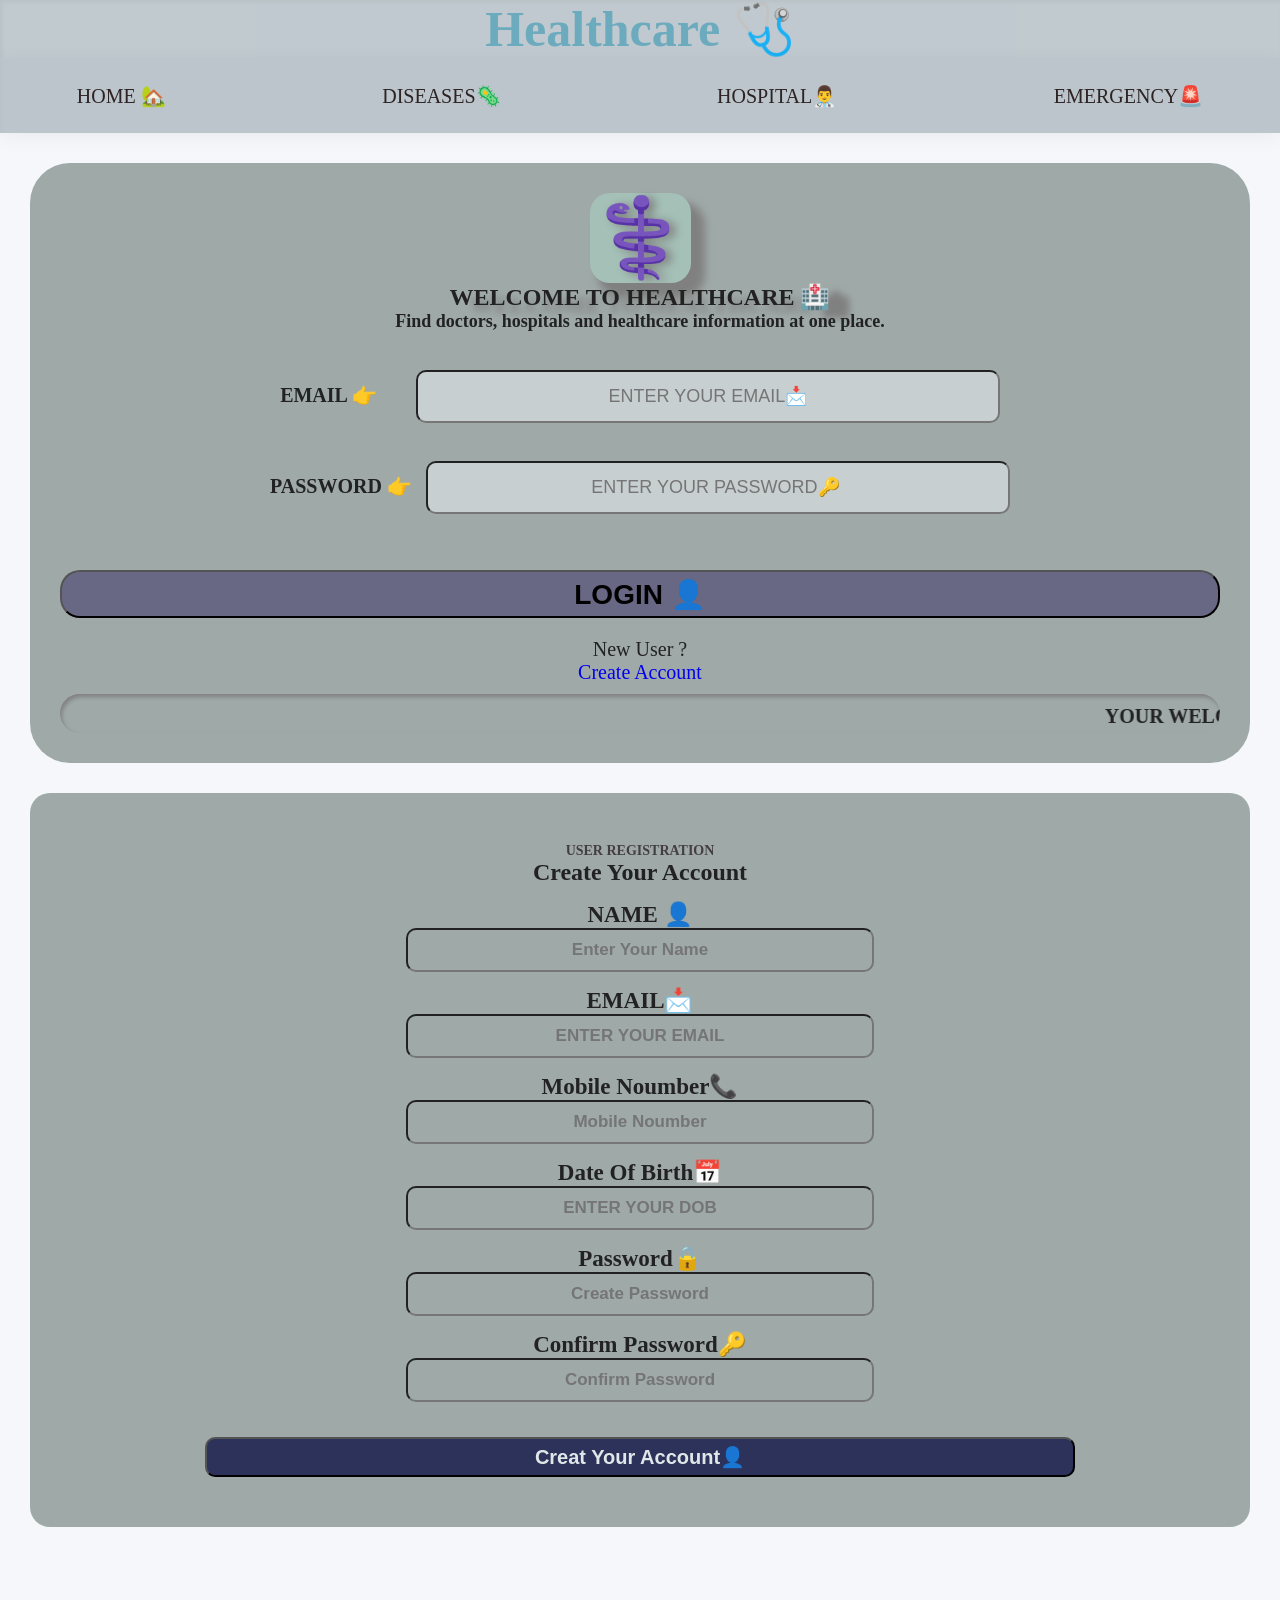
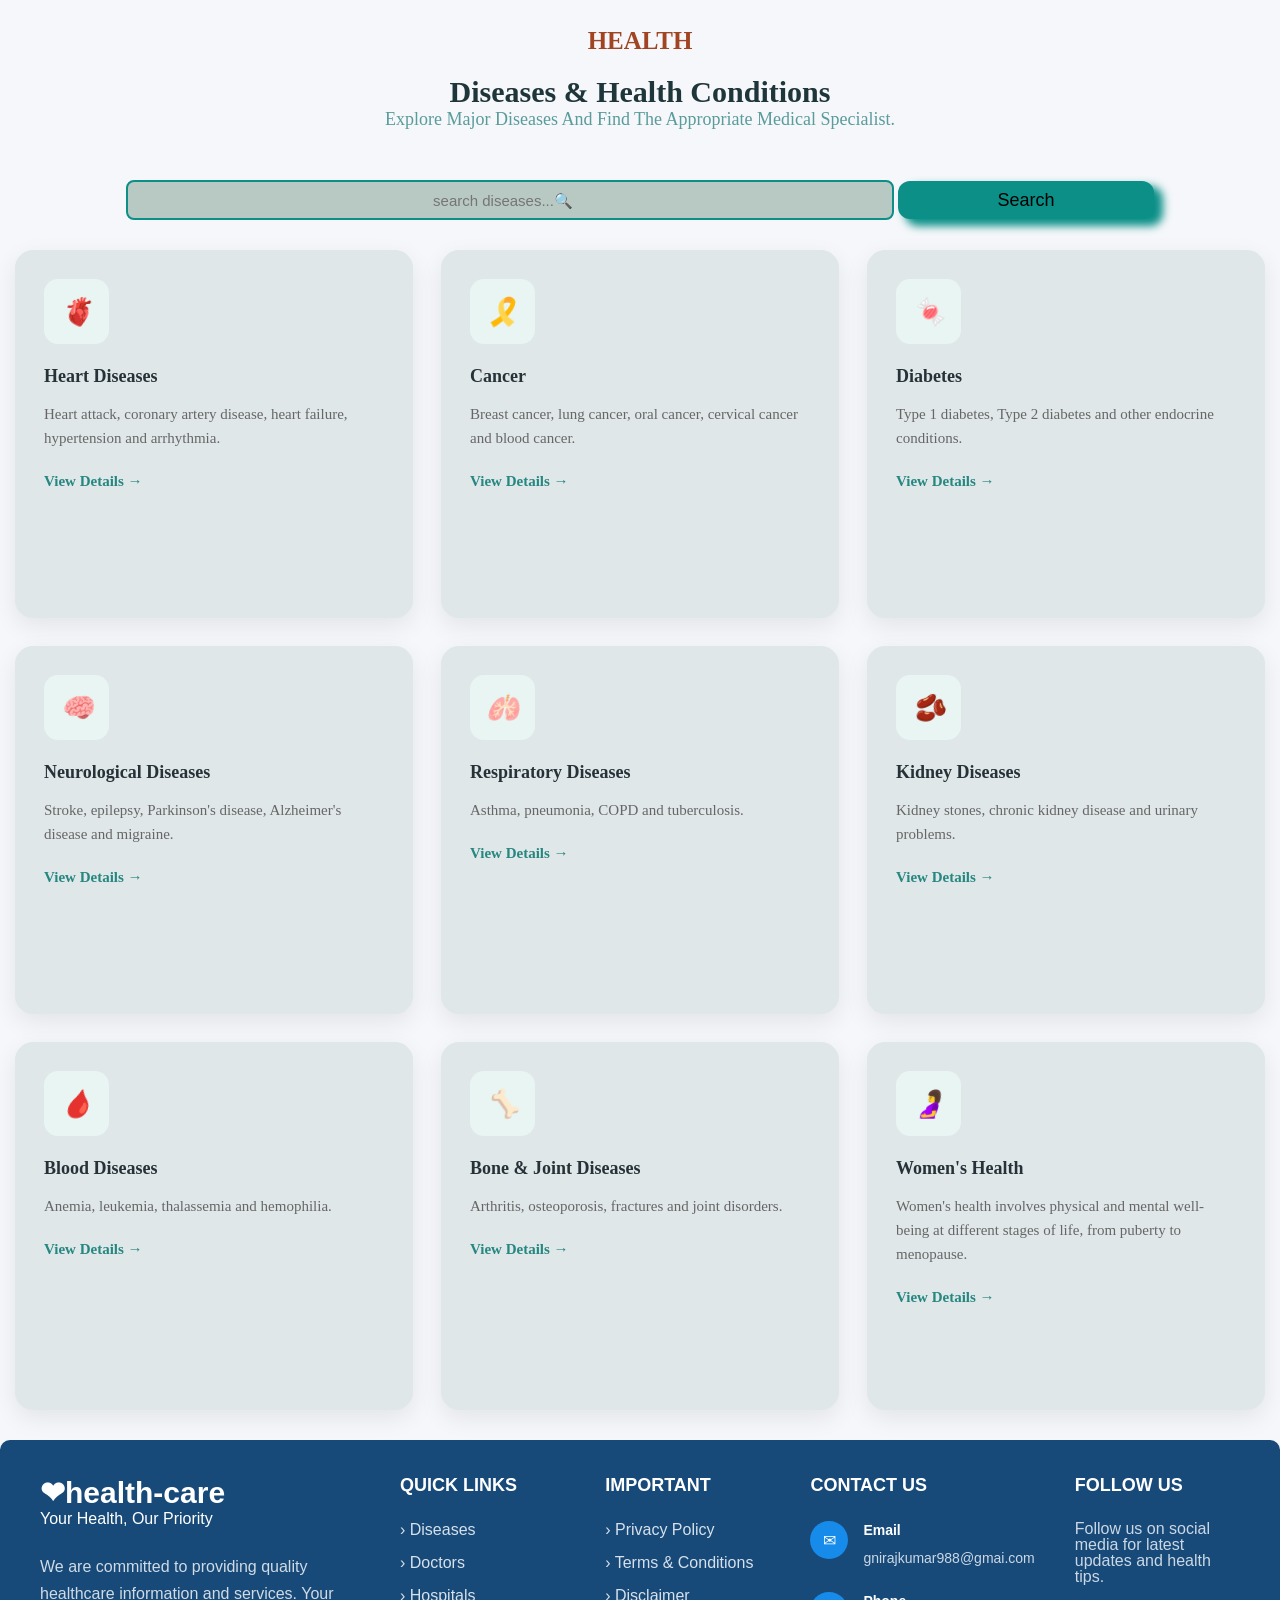
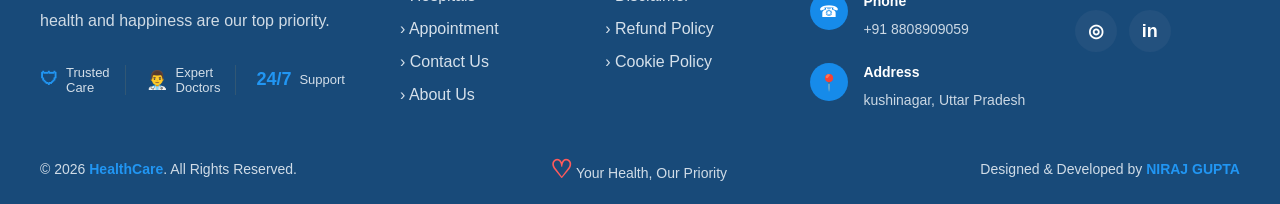
<file: index.html>
<!DOCTYPE html>
<html lang="en">

<head>
    <meta charset="UTF-8">
    <meta name="viewport" content="width=device-width, initial-scale=1.0">
    <title>hospital</title>
      <link rel="shortcut icon" href="WhatsApp Image 2026-10-03 at 8.28.15 AM.jpeg" type="image/x-icon">
    <link rel="stylesheet" href="style.css">
</head>

<body>
    <header>
        <div class="name">
            <div class="emoji">

                <h4>healthcare 🩺</h4>

            </div>
            <div class="nav">
                <a href="home.html">home 🏡</a>

                <a href="diseases.html">Diseases🦠</a>
                <a href="hospital.html">hospital👨‍⚕️</a>
                <a href="emergency.html">emergency🚨</a>
            </div>
        </div>
    </header>
    <section home>
        <div class="home-section">

            <div class="login-box">
                <div class="login-icon">
                    ⚕️
                </div>
                <h1>Welcome to healthcare 🏥</h1>
                <p1>Find doctors, hospitals and healthcare information at one place.</p1>

                <form>
                    <div class="email">
                        <label for="text">EMAIL 👉&nbsp; &nbsp;&nbsp;&nbsp;&nbsp;&nbsp;</label>
                        <input type="text" placeholder="ENTER YOUR EMAIL📩" required>
                    </div>
                    <div class="password">
                        <label for="text">PASSWORD 👉&nbsp;&nbsp;</label>
                        <input type="text" placeholder="ENTER YOUR PASSWORD🔑 " required>
                    </div>
                    <div class="submit">
                        <button type="submit">LOGIN 👤</button>

                        <p>new user ? <br><a href="rasister.html">Create account</a> </p>
                    </div>
                </form>
                <div class="welcome">
                    <marquee behavior="" direction="left">YOUR WELCOME ON Halthcare <span>thankyou for visiting
                            🤗</span></marquee>
                </div>
            </div>
        </div>


        </div>
    </section>

    <section rasister>
        <div class="rasister-row">
            <div class="rasister-box">
                <h4>USER REGISTRATION
                </h4>
                <h1>Create Your Account
                </h1>
                <div class="form-row">
                    <label for="text"> NAME 👤</label><br>
                    <input type="text" placeholder="Enter your Name" required><br>

                    <label for="text"> EMAIL📩</label><br>
                    <input type="text" placeholder="ENTER YOUR EMAIL" required><br>
                </div>
                <div class="form-row">
                    <label for="text"> Mobile noumber📞</label><br>
                    <input type="text" placeholder="mobile noumber" required><br>

                    <label for="noumber">date of birth📅</label><br>
                    <input type="text" placeholder="ENTER YOUR DOB" required><br>
                </div>
                <div class="form-row">
                    <label for="text">Password🔒</label><br>
                    <input type="text" placeholder="create password" required><br>

                    <label for="text">confirm password🔑</label><br>
                    <input type="text" placeholder="confirm password" required><br>
                </div>


                <div class="submit">
                    <button type="submit"> creat your account👤</button>
                </div>


            </div>
        </div>
        </div>
    </section>

    <section class="about">
        <div class="diseases">
            <h3>HEALTH</h3>
            <h2>diseases & health conditions</h2>
            <p>
                Explore major diseases and find the
                appropriate medical specialist.
            </p>
        </div>

        <div class="search-box">
            <input type="search" placeholder="search diseases...🔍">

            <button>search</button>

        </div>
    </section>
    <section class="disease-section">


        <div class="disease-grid">


            <div class="disease-card">
                <div class="icon-box">
                    <i class="fa-solid fa-heart-pulse">🫀</i>
                </div>

                <h2>Heart Diseases</h2>

                <p>
                    Heart attack, coronary artery disease, heart failure,
                    hypertension and arrhythmia.
                </p>

                <a href="view-more.html">View Details →</a>
            </div>


            <div class="disease-card">
                <div class="icon-box">
                    <i class="fa-solid fa-ribbon">🎗️</i>
                </div>

                <h2>Cancer</h2>

                <p>
                    Breast cancer, lung cancer, oral cancer, cervical
                    cancer and blood cancer.
                </p>

                <a href="view-more.html">View Details →</a>
            </div>



            <div class="disease-card">
                <div class="icon-box">
                    <i class="fa-solid fa-droplet">🍬</i>
                </div>

                <h2>Diabetes</h2>

                <p>
                    Type 1 diabetes, Type 2 diabetes and other
                    endocrine conditions.
                </p>

                <a href="view-more.html">View Details →</a>
            </div>



            <div class="disease-card">
                <div class="icon-box">
                    <i class="fa-solid fa-brain">🧠</i>
                </div>

                <h2>Neurological Diseases</h2>

                <p>
                    Stroke, epilepsy, Parkinson's disease,
                    Alzheimer's disease and migraine.
                </p>

                <a href="view-more.html">View Details →</a>
            </div>



            <div class="disease-card">
                <div class="icon-box">
                    <i class="fa-solid fa-lungs">🫁</i>
                </div>

                <h2>Respiratory Diseases</h2>

                <p>
                    Asthma, pneumonia, COPD and tuberculosis.
                </p>

                <a href="view-more.html">View Details →</a>
            </div>



            <div class="disease-card">
                <div class="icon-box">
                    <i class="fa-solid fa-kidneys">🫘</i>
                </div>

                <h2>Kidney Diseases</h2>

                <p>
                    Kidney stones, chronic kidney disease
                    and urinary problems.
                </p>

                <a href="view-more.html">View Details →</a>
            </div>



            <div class="disease-card">
                <div class="icon-box">
                    <i class="fa-solid fa-droplet">🩸</i>
                </div>

                <h2>Blood Diseases</h2>

                <p>
                    Anemia, leukemia, thalassemia
                    and hemophilia.
                </p>

                <a href="view-more.html">View Details →</a>
            </div>



            <div class="disease-card">
                <div class="icon-box">
                    <i class="fa-solid fa-bone">🦴</i>
                </div>

                <h2>Bone & Joint Diseases</h2>

                <p>
                    Arthritis, osteoporosis, fractures
                    and joint disorders.
                </p>

                <a href="view-more.html">View Details →</a>
            </div>
            <div class="disease-card">
                <div class="icon-box">
                    <i class="fa-solid fa-bone">🤰</i>
                </div>

                <h2>Women's Health</h2>

                <p>
                    Women's health involves physical and mental well-being at different stages of life, from puberty to
                    menopause.
                </p>

                <a href="view-more.html">View Details →</a>
            </div>

        </div>

    </section>
    <section fotter>
        <footer class="footer">




            <div class="footer-container">


                <div class="footer-box about">
                    <h2>❤health-care </h2>
                    <p class="tagline">Your Health, Our Priority</p>

                    <p>
                        We are committed to providing quality healthcare
                        information and services. Your health and happiness
                        are our top priority.
                    </p>

                    <div class="features">
                        <div>
                            <b>🛡</b>
                            <span>Trusted<br>Care</span>
                        </div>

                        <div>
                            <b>👨‍⚕</b>
                            <span>Expert<br>Doctors</span>
                        </div>

                        <div>
                            <b>24/7</b>
                            <span>Support</span>
                        </div>
                    </div>
                </div>



                <div class="footer-box">
                    <h3>QUICK LINKS</h3>

                    <ul>
                        <li><a href="home.html"></li>
                        <li><a href="diseases.html">› Diseases</a></li>
                        <li><a href="#">› Doctors</a></li>
                        <li><a href="hospital.html">› Hospitals</a></li>
                        <li><a href="#">› Appointment</a></li>
                        <li><a href="#">› Contact Us</a></li>
                        <li><a href="">› About Us</a></li>
                    </ul>
                </div>



                <div class="footer-box">
                    <h3>IMPORTANT</h3>

                    <ul>
                        <li><a href="#">› Privacy Policy</a></li>
                        <li><a href="#">› Terms & Conditions</a></li>
                        <li><a href="#">› Disclaimer</a></li>
                        <li><a href="#">› Refund Policy</a></li>
                        <li><a href="#">› Cookie Policy</a></li>
                    </ul>
                </div>


                <div class="footer-box contact">
                    <h3>CONTACT US</h3>

                    <div class="contact-item">
                        <span class="contact-icon">✉</span>
                        <div>
                            <b>Email</b>
                            <p>gnirajkumar988@gmai.com</p>
                        </div>
                    </div>

                    <div class="contact-item">
                        <span class="contact-icon">☎</span>
                        <div>
                            <b>Phone</b>
                            <p>+91 8808909059</p>
                        </div>
                    </div>

                    <div class="contact-item">
                        <span class="contact-icon">📍</span>
                        <div>
                            <b>Address</b>
                            <p>kushinagar, Uttar Pradesh</p>
                        </div>
                    </div>
                </div>



                <div class="footer-box social">
                    <h3>FOLLOW US</h3>

                    <p>
                        Follow us on social media for latest
                        updates and health tips.
                    </p>

                    <div class="social-icons">

                        <a href="https://www.instagram.com/niraj_babu_512/">◎</a>
                        <a
                            href="https://www.linkedin.com/in/niraj-kumar-gupta-a3b374402?utm_source=share_via&utm_content=profile&utm_medium=member_android"><strong>in</strong></a>

                    </div>
                </div>

            </div>







            <div class="footer-bottom">

                <p>
                    © 2026 <span>HealthCare</span>. All Rights Reserved.
                </p>

                <p>
                    <span class="heart">♡</span>
                    Your Health, Our Priority
                </p>

                <p>
                    Designed & Developed by
                    <span>NIRAJ GUPTA</span>
                </p>

            </div>

        </footer>
    </section>


</body>

</html>
</file>
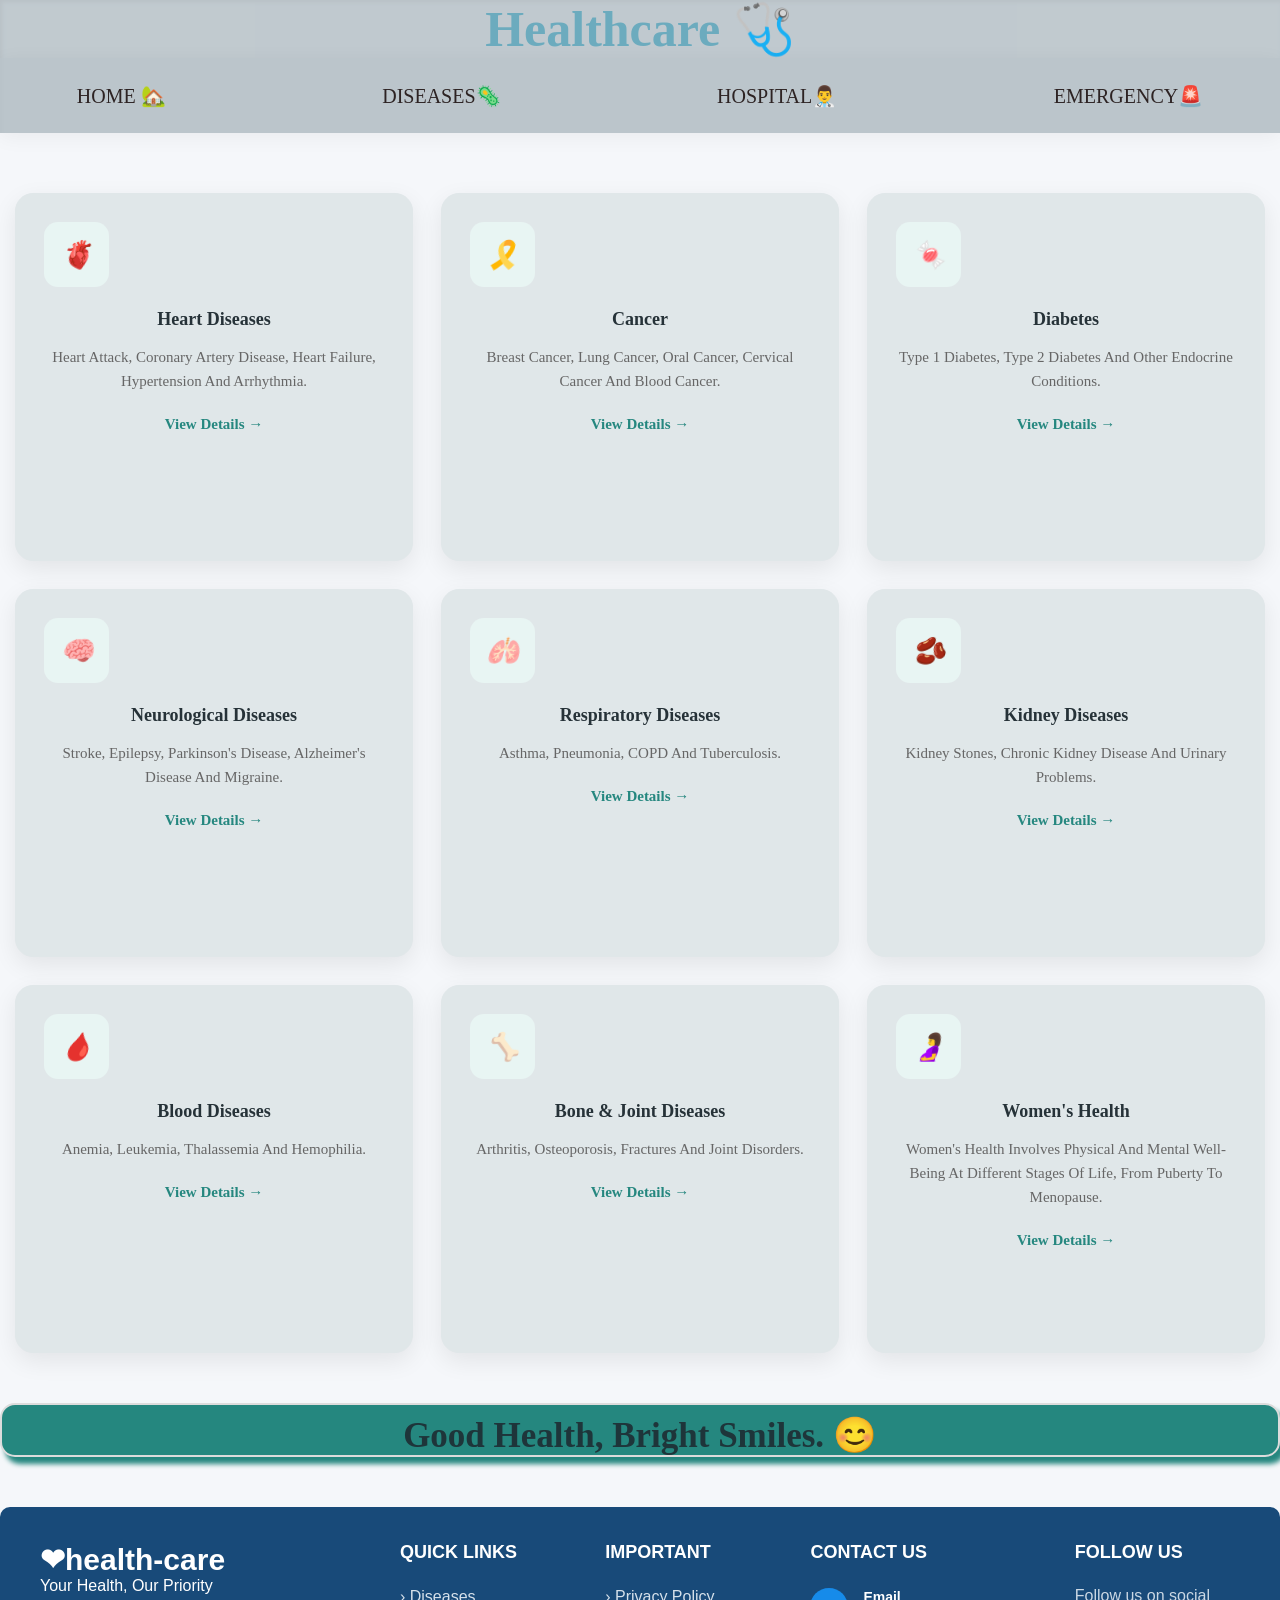
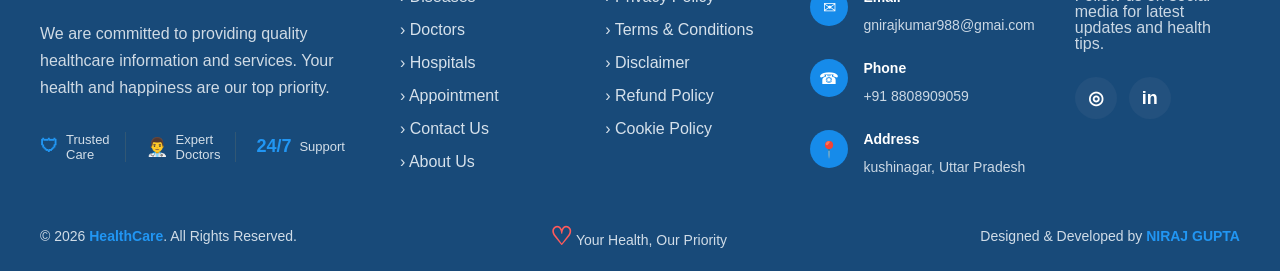
<file: diseases.html>
<!DOCTYPE html>
<html lang="en">

<head>
    <meta charset="UTF-8">
    <meta name="viewport" content="width=device-width, initial-scale=1.0">
    <title>diseases</title>
       <link rel="shortcut icon" href="WhatsApp Image 2026-10-03 at 8.28.15 AM.jpeg" type="image/x-icon">
    
    <link rel="stylesheet" href="style.css">

</head>

<body>
    <div class="name">
        <div class="emoji">

            <h4>healthcare 🩺</h4>

        </div>
        <div class="nav">
            <a href="home.html">home 🏡</a>
           
            <a href="diseases.html">Diseases🦠</a>
            <a href="hospital.html">hospital👨‍⚕️</a>
            <a href="emergency.html">emergency🚨</a>
        </div>
    </div>
    <div class="diseases">
        <section class="disease-section">
            <div class="disease-grid">
                <div class="disease-card">
                    <div class="icon-box">
                        <i class="fa-solid fa-heart-pulse">🫀</i>
                    </div>
                    <h2>Heart Diseases</h2>
                    <p>
                        Heart attack, coronary artery disease, heart failure,
                        hypertension and arrhythmia.
                    </p>
                    <a href="view-more.html">View Details →</a>
                </div>
                <div class="disease-card">
                    <div class="icon-box">
                        <i class="fa-solid fa-ribbon">🎗️</i>
                    </div>
                    <h2>Cancer</h2>
                    <p>
                        Breast cancer, lung cancer, oral cancer, cervical
                        cancer and blood cancer.
                    </p>

                    <a href="view-more.html">View Details →</a>
                </div>



                <div class="disease-card">
                    <div class="icon-box">
                        <i class="fa-solid fa-droplet">🍬</i>
                    </div>

                    <h2>Diabetes</h2>

                    <p>
                        Type 1 diabetes, Type 2 diabetes and other
                        endocrine conditions.
                    </p>

                    <a href="view-more.html">View Details →</a>
                </div>



                <div class="disease-card">
                    <div class="icon-box">
                        <i class="fa-solid fa-brain">🧠</i>
                    </div>

                    <h2>Neurological Diseases</h2>

                    <p>
                        Stroke, epilepsy, Parkinson's disease,
                        Alzheimer's disease and migraine.
                    </p>
                    <a href="view-more.html">View Details →</a>
                </div>
                <div class="disease-card">
                    <div class="icon-box">
                        <i class="fa-solid fa-lungs">🫁</i>
                    </div>
                    <h2>Respiratory Diseases</h2>
                    <p>
                        Asthma, pneumonia, COPD and tuberculosis.
                    </p>
                    <a href="view-more.html">View Details →</a>
                </div>
                <div class="disease-card">
                    <div class="icon-box">
                        <i class="fa-solid fa-kidneys">🫘</i>
                    </div>
                    <h2>Kidney Diseases</h2>
                    <p>
                        Kidney stones, chronic kidney disease
                        and urinary problems.
                    </p>

                    <a href="view-more.html">View Details →</a>
                </div>
                <div class="disease-card">
                    <div class="icon-box">
                        <i class="fa-solid fa-droplet">🩸</i>
                    </div>
                    <h2>Blood Diseases</h2>
                    <p>
                        Anemia, leukemia, thalassemia
                        and hemophilia.
                    </p>
                    <a href="view-more.html">View Details →</a>
                </div>
                <div class="disease-card">
                    <div class="icon-box">
                        <i class="fa-solid fa-bone">🦴</i>
                    </div>

                    <h2>Bone & Joint Diseases</h2>

                    <p>
                        Arthritis, osteoporosis, fractures
                        and joint disorders.
                    </p>

                    <a href="view-more.html">View Details →</a>
                </div>

                <div class="disease-card">
                    <div class="icon-box">
                        <i class="fa-solid fa-bone">🤰</i>
                    </div>

                    <h2>Women's Health</h2>

                    <p>
                        Women's health involves physical and mental well-being at different stages of life, from puberty
                        to
                        menopause.
                    </p>

                    <a href="view-more.html">View Details →</a>
                </div>

            </div>
            <div class="box">
                <h2> Good health, bright smiles. 😊</h2>

            </div>

        </div>
    </section>

    <section fotter>
      <footer class="footer">


  

    <div class="footer-container">

        
        <div class="footer-box about">
            <h2>❤health-care </h2>
            <p class="tagline">Your Health, Our Priority</p>

            <p>
                We are committed to providing quality healthcare
                information and services. Your health and happiness
                are our top priority.
            </p>

            <div class="features">
                <div>
                    <b>🛡</b>
                    <span>Trusted<br>Care</span>
                </div>

                <div>
                    <b>👨‍⚕</b>
                    <span>Expert<br>Doctors</span>
                </div>

                <div>
                    <b>24/7</b>
                    <span>Support</span>
                </div>
            </div>
        </div>


        
        <div class="footer-box">
            <h3>QUICK LINKS</h3>

            <ul>
                <li><a href="home.html"></li>
                <li><a href="diseases.html">› Diseases</a></li>
                <li><a href="#">› Doctors</a></li>
                <li><a href="hospital.html">› Hospitals</a></li>
                <li><a href="#">› Appointment</a></li>
                <li><a href="#">› Contact Us</a></li>
                <li><a href="">› About Us</a></li>
            </ul>
        </div>


      
        <div class="footer-box">
            <h3>IMPORTANT</h3>

            <ul>
                <li><a href="#">› Privacy Policy</a></li>
                <li><a href="#">› Terms & Conditions</a></li>
                <li><a href="#">› Disclaimer</a></li>
                <li><a href="#">› Refund Policy</a></li>
                <li><a href="#">› Cookie Policy</a></li>
            </ul>
        </div>


        <div class="footer-box contact">
            <h3>CONTACT US</h3>

            <div class="contact-item">
                <span class="contact-icon">✉</span>
                <div>
                    <b>Email</b>
                    <p>gnirajkumar988@gmai.com</p>
                </div>
            </div>

            <div class="contact-item">
                <span class="contact-icon">☎</span>
                <div>
                    <b>Phone</b>
                    <p>+91 8808909059</p>
                </div>
            </div>

            <div class="contact-item">
                <span class="contact-icon">📍</span>
                <div>
                    <b>Address</b>
                    <p>kushinagar, Uttar Pradesh</p>
                </div>
            </div>
        </div>


       
        <div class="footer-box social">
            <h3>FOLLOW US</h3>

            <p>
                Follow us on social media for latest
                updates and health tips.
            </p>

            <div class="social-icons">

                <a href="https://www.instagram.com/niraj_babu_512/">◎</a>
                <a href="https://www.linkedin.com/in/niraj-kumar-gupta-a3b374402?utm_source=share_via&utm_content=profile&utm_medium=member_android"><strong>in</strong></a>
                
            </div>
        </div>

    </div>



    



    <div class="footer-bottom">

        <p>
            © 2026 <span>HealthCare</span>. All Rights Reserved.
        </p>

        <p>
            <span class="heart">♡</span>
            Your Health, Our Priority
        </p>

        <p>
            Designed & Developed by
            <span>NIRAJ GUPTA </span>
        </p>

    </div>

</footer>
  </section>

</body>

</html>
</file>
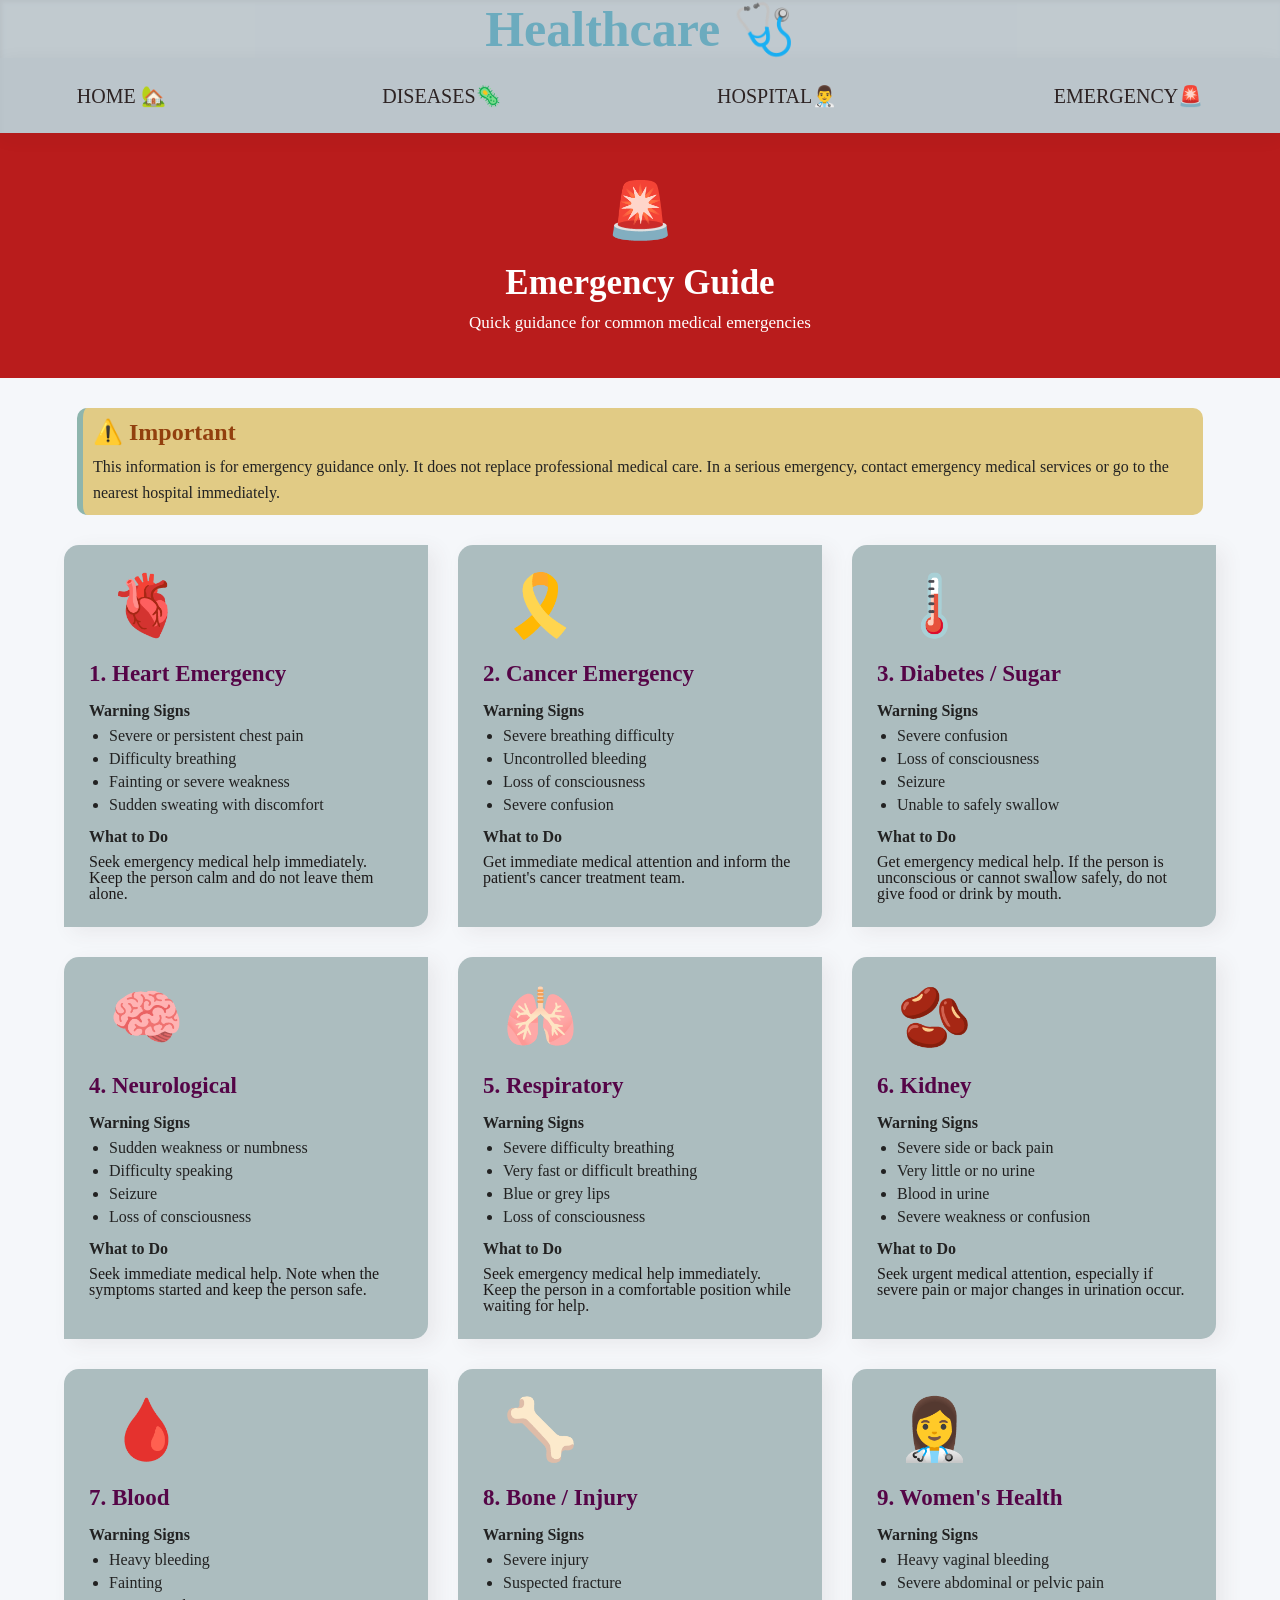
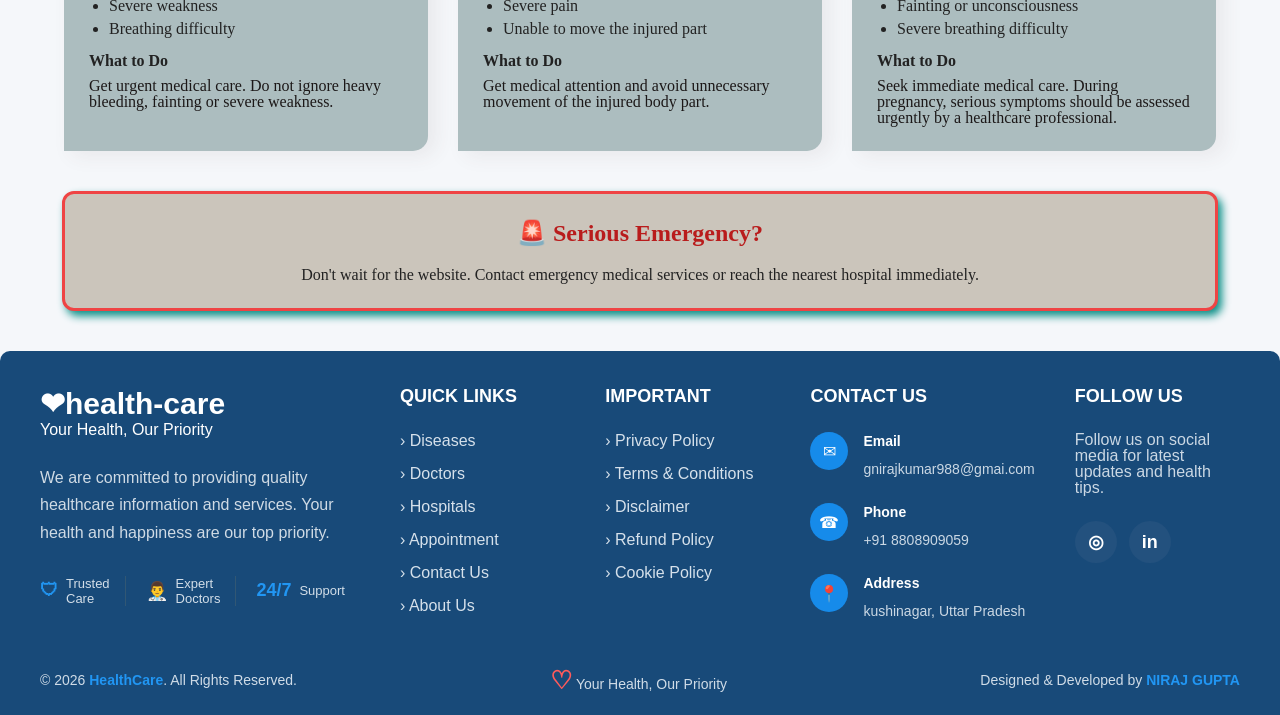
<file: emergency.html>
<!DOCTYPE html>
<html lang="en">

<head>
    <meta charset="UTF-8">
    <meta name="viewport" content="width=device-width, initial-scale=1.0">
    <title>emergency</title>
     <link rel="shortcut icon" href="WhatsApp Image 2026-10-03 at 8.28.15 AM.jpeg" type="image/x-icon">
    <link rel="stylesheet" href="style.css">
</head>

<body>
    <header>
        <div class="name">
            <div class="emoji">

                <h4>healthcare 🩺</h4>

            </div>
            <div class="nav">
                <a href="home.html">home 🏡</a>
               
                <a href="diseases.html">Diseases🦠</a>
                <a href="hospital.html">hospital👨‍⚕️</a>
                <a href="emergency.html">emergency🚨</a>
            </div>
        </div>
    </header>
    <header class="emergency-header">
        <div class="emergency-icon">🚨</div>
        <h1>Emergency Guide</h1>
        <p>
            Quick guidance for common medical emergencies
        </p>
    </header>
    <section class="notice">
        <h2>⚠️ Important</h2>
        <p>
            This information is for emergency guidance only.
            It does not replace professional medical care.
            In a serious emergency, contact emergency medical
            services or go to the nearest hospital immediately.
        </p>
    </section>
    <main class="emergency-container">


        <div class="emergency-card">

            <div class="card-icon"> 🫀 </div>

            <h2>1. Heart Emergency</h2>

            <h3>Warning Signs</h3>

            <ul>
                <li>Severe or persistent chest pain</li>
                <li>Difficulty breathing</li>
                <li>Fainting or severe weakness</li>
                <li>Sudden sweating with discomfort</li>
            </ul>

            <h3>What to Do</h3>

            <p>
                Seek emergency medical help immediately.
                Keep the person calm and do not leave them alone.
            </p>

        </div>



        <div class="emergency-card">

            <div class="card-icon">🎗️</div>

            <h2>2. Cancer Emergency</h2>

            <h3>Warning Signs</h3>

            <ul>
                <li>Severe breathing difficulty</li>
                <li>Uncontrolled bleeding</li>
                <li>Loss of consciousness</li>
                <li>Severe confusion</li>
            </ul>

            <h3>What to Do</h3>

            <p>
                Get immediate medical attention and inform
                the patient's cancer treatment team.
            </p>

        </div>



        <div class="emergency-card">

            <div class="card-icon">🌡️</div>

            <h2>3. Diabetes / Sugar</h2>

            <h3>Warning Signs</h3>

            <ul>
                <li>Severe confusion</li>
                <li>Loss of consciousness</li>
                <li>Seizure</li>
                <li>Unable to safely swallow</li>
            </ul>

            <h3>What to Do</h3>

            <p>
                Get emergency medical help. If the person is
                unconscious or cannot swallow safely, do not
                give food or drink by mouth.
            </p>

        </div>




        <div class="emergency-card">

            <div class="card-icon">🧠</div>

            <h2>4. Neurological</h2>

            <h3>Warning Signs</h3>

            <ul>
                <li>Sudden weakness or numbness</li>
                <li>Difficulty speaking</li>
                <li>Seizure</li>
                <li>Loss of consciousness</li>
            </ul>

            <h3>What to Do</h3>

            <p>
                Seek immediate medical help. Note when the
                symptoms started and keep the person safe.
            </p>

        </div>




        <div class="emergency-card">

            <div class="card-icon">🫁</div>

            <h2>5. Respiratory</h2>

            <h3>Warning Signs</h3>

            <ul>
                <li>Severe difficulty breathing</li>
                <li>Very fast or difficult breathing</li>
                <li>Blue or grey lips</li>
                <li>Loss of consciousness</li>
            </ul>

            <h3>What to Do</h3>

            <p>
                Seek emergency medical help immediately.
                Keep the person in a comfortable position
                while waiting for help.
            </p>

        </div>


 

        <div class="emergency-card">

            <div class="card-icon">🫘</div>

            <h2>6. Kidney</h2>

            <h3>Warning Signs</h3>

            <ul>
                <li>Severe side or back pain</li>
                <li>Very little or no urine</li>
                <li>Blood in urine</li>
                <li>Severe weakness or confusion</li>
            </ul>

            <h3>What to Do</h3>

            <p>
                Seek urgent medical attention, especially if
                severe pain or major changes in urination occur.
            </p>

        </div>


       

        <div class="emergency-card">

            <div class="card-icon">🩸</div>

            <h2>7. Blood</h2>

            <h3>Warning Signs</h3>

            <ul>
                <li>Heavy bleeding</li>
                <li>Fainting</li>
                <li>Severe weakness</li>
                <li>Breathing difficulty</li>
            </ul>

            <h3>What to Do</h3>

            <p>
                Get urgent medical care. Do not ignore heavy
                bleeding, fainting or severe weakness.
            </p>

        </div>



        <div class="emergency-card">

            <div class="card-icon">🦴</div>

            <h2>8. Bone / Injury</h2>

            <h3>Warning Signs</h3>

            <ul>
                <li>Severe injury</li>
                <li>Suspected fracture</li>
                <li>Severe pain</li>
                <li>Unable to move the injured part</li>
            </ul>

            <h3>What to Do</h3>

            <p>
                Get medical attention and avoid unnecessary
                movement of the injured body part.
            </p>

        </div>



        <div class="emergency-card">

            <div class="card-icon">👩‍⚕️</div>

            <h2>9. Women's Health</h2>

            <h3>Warning Signs</h3>

            <ul>
                <li>Heavy vaginal bleeding</li>
                <li>Severe abdominal or pelvic pain</li>
                <li>Fainting or unconsciousness</li>
                <li>Severe breathing difficulty</li>
            </ul>

            <h3>What to Do</h3>

            <p>
                Seek immediate medical care. During pregnancy,
                serious symptoms should be assessed urgently
                by a healthcare professional.
            </p>

        </div>

    </main>



    <section class="emergency-footer">

        <h2>🚨 Serious Emergency?</h2>

        <p>
            Don't wait for the website. Contact emergency
            medical services or reach the nearest hospital
            immediately.
        </p>

    </section>
<section fotter>
      <footer class="footer">


  

    <div class="footer-container">

        
        <div class="footer-box about">
            <h2>❤health-care </h2>
            <p class="tagline">Your Health, Our Priority</p>

            <p>
                We are committed to providing quality healthcare
                information and services. Your health and happiness
                are our top priority.
            </p>

            <div class="features">
                <div>
                    <b>🛡</b>
                    <span>Trusted<br>Care</span>
                </div>

                <div>
                    <b>👨‍⚕</b>
                    <span>Expert<br>Doctors</span>
                </div>

                <div>
                    <b>24/7</b>
                    <span>Support</span>
                </div>
            </div>
        </div>


        
        <div class="footer-box">
            <h3>QUICK LINKS</h3>

            <ul>
                <li><a href="home.html"></li>
                <li><a href="diseases.html">› Diseases</a></li>
                <li><a href="#">› Doctors</a></li>
                <li><a href="hospital.html">› Hospitals</a></li>
                <li><a href="#">› Appointment</a></li>
                <li><a href="#">› Contact Us</a></li>
                <li><a href="">› About Us</a></li>
            </ul>
        </div>


      
        <div class="footer-box">
            <h3>IMPORTANT</h3>

            <ul>
                <li><a href="#">› Privacy Policy</a></li>
                <li><a href="#">› Terms & Conditions</a></li>
                <li><a href="#">› Disclaimer</a></li>
                <li><a href="#">› Refund Policy</a></li>
                <li><a href="#">› Cookie Policy</a></li>
            </ul>
        </div>


        <div class="footer-box contact">
            <h3>CONTACT US</h3>

            <div class="contact-item">
                <span class="contact-icon">✉</span>
                <div>
                    <b>Email</b>
                    <p>gnirajkumar988@gmai.com</p>
                </div>
            </div>

            <div class="contact-item">
                <span class="contact-icon">☎</span>
                <div>
                    <b>Phone</b>
                    <p>+91 8808909059</p>
                </div>
            </div>

            <div class="contact-item">
                <span class="contact-icon">📍</span>
                <div>
                    <b>Address</b>
                    <p>kushinagar, Uttar Pradesh</p>
                </div>
            </div>
        </div>


       
        <div class="footer-box social">
            <h3>FOLLOW US</h3>

            <p>
                Follow us on social media for latest
                updates and health tips.
            </p>

            <div class="social-icons">

                <a href="https://www.instagram.com/niraj_babu_512/">◎</a>
                        <a href="https://www.linkedin.com/in/niraj-kumar-gupta-a3b374402?utm_source=share_via&utm_content=profile&utm_medium=member_android"><strong>in</strong></a>
                
            </div>
        </div>

    </div>



    



    <div class="footer-bottom">

        <p>
            © 2026 <span>HealthCare</span>. All Rights Reserved.
        </p>

        <p>
            <span class="heart">♡</span>
            Your Health, Our Priority
        </p>

        <p>
            Designed & Developed by
            <span>NIRAJ GUPTA </span>
        </p>

    </div>

</footer>

</body>

</html>
</file>
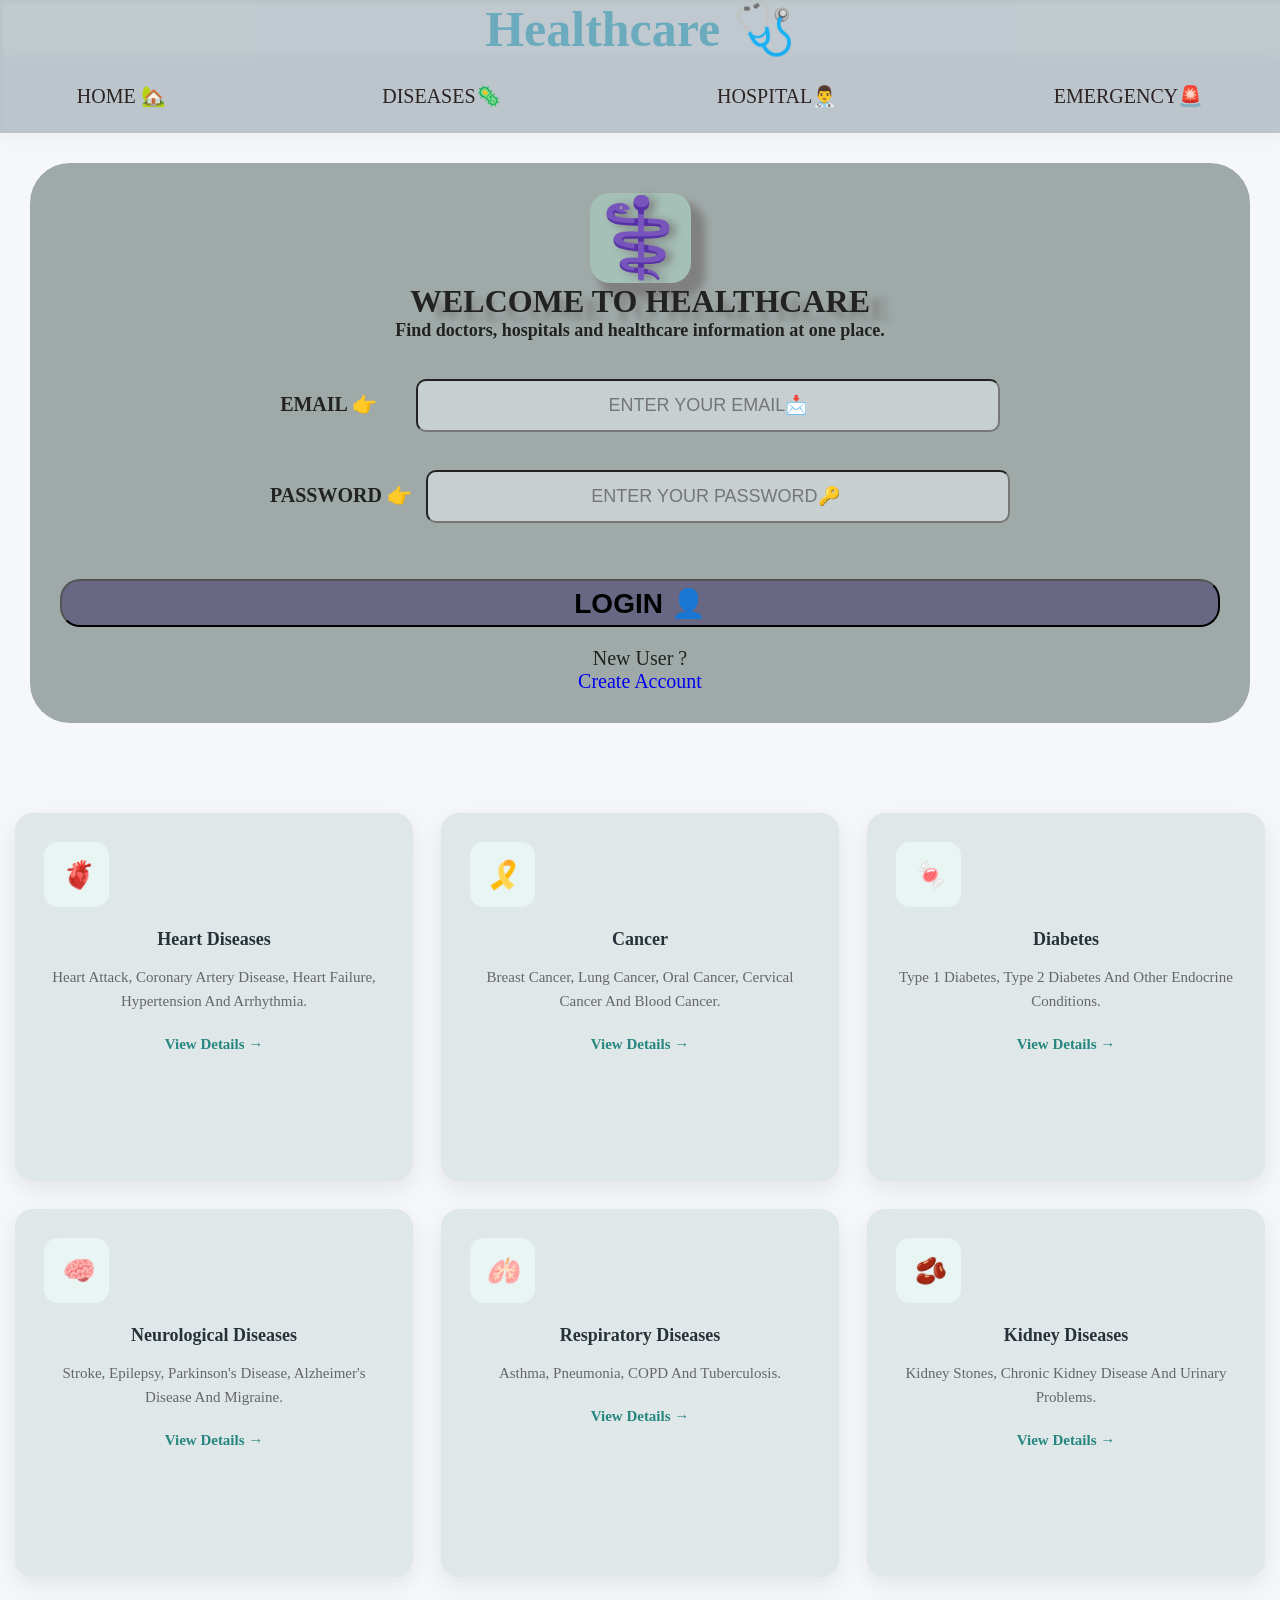
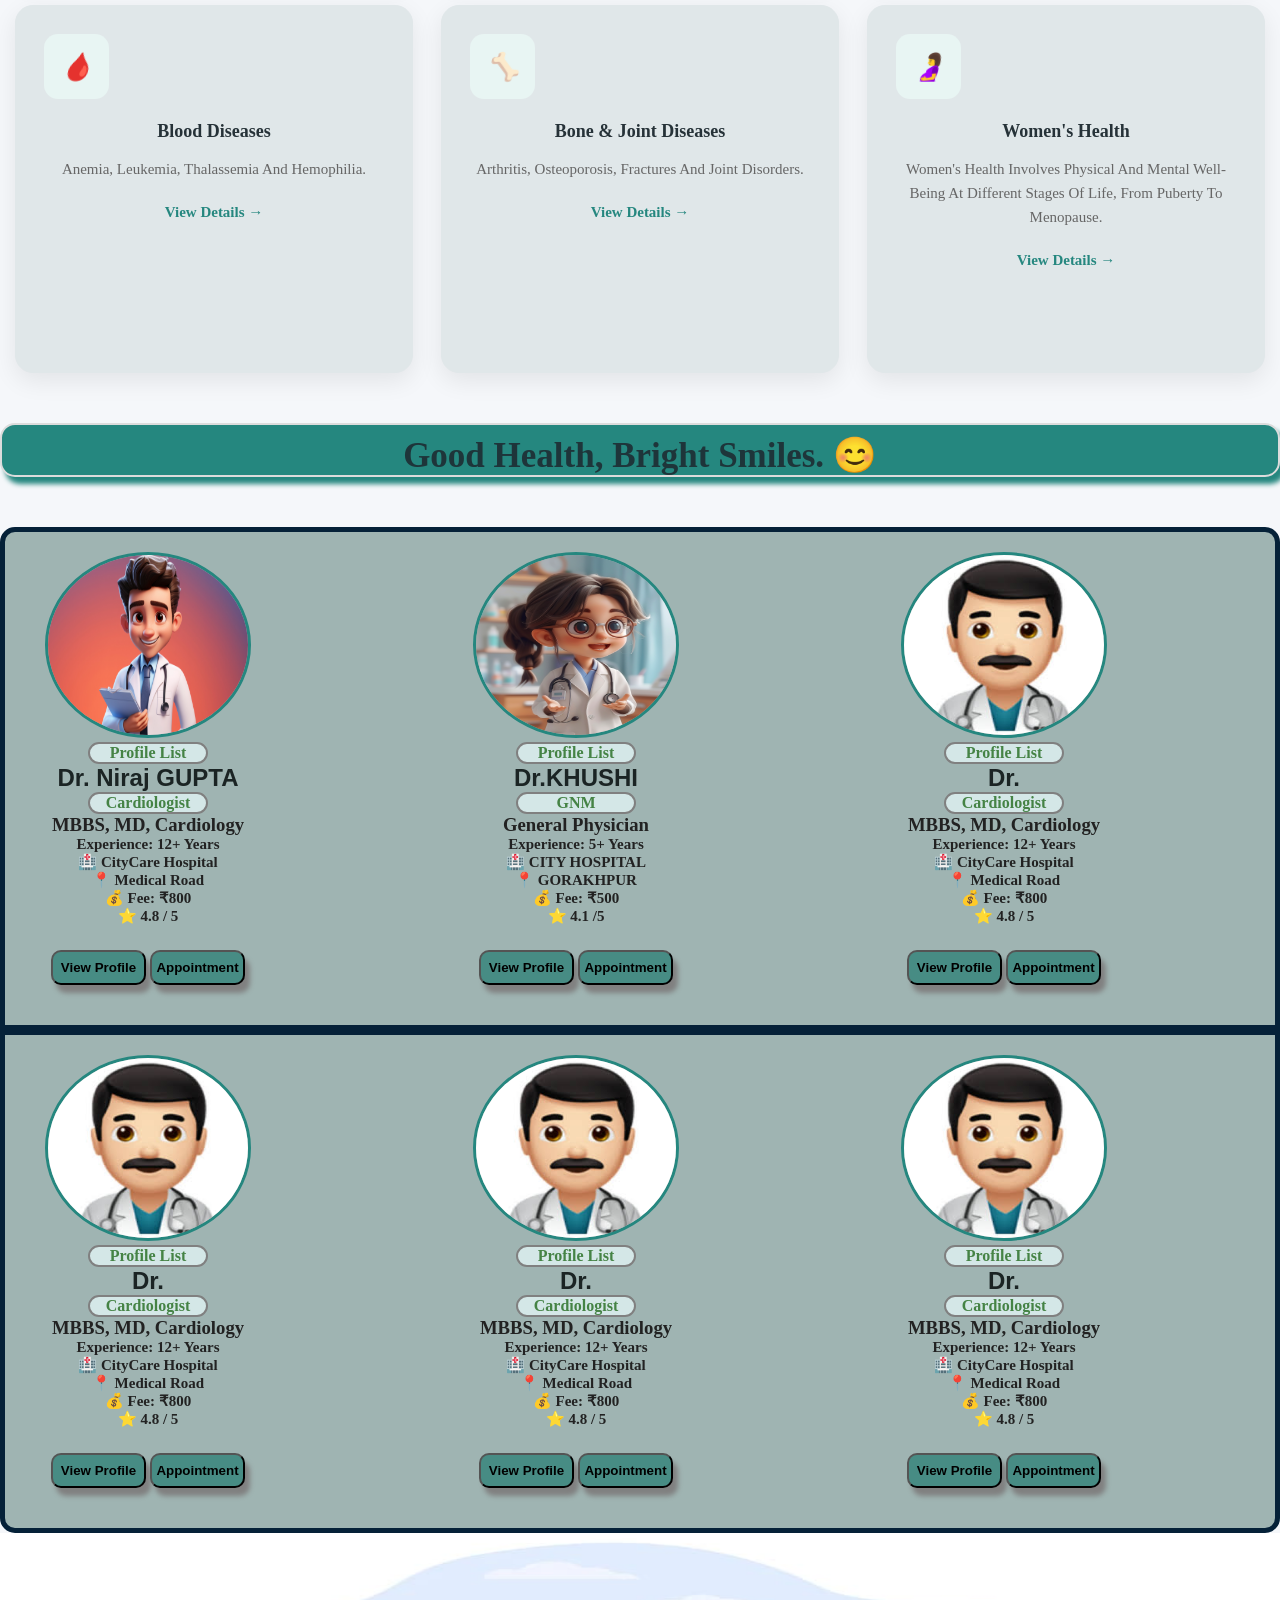
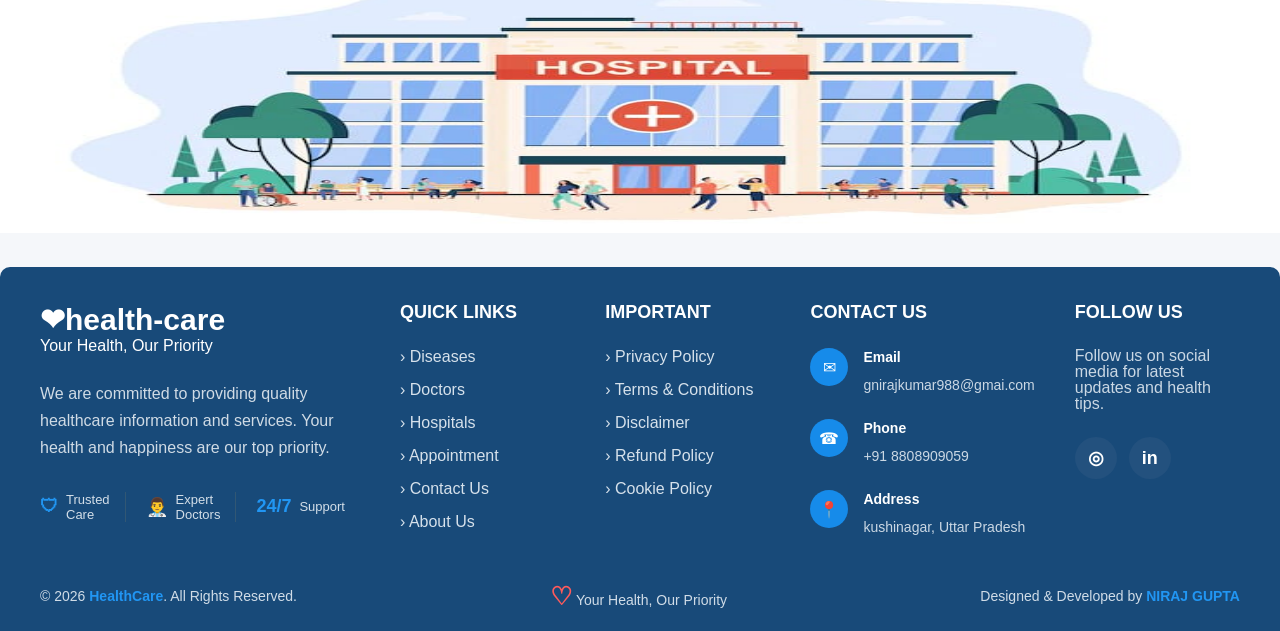
<file: home.html>
<!DOCTYPE html>
<html lang="en">

<head>
    <meta charset="UTF-8">
    <meta name="viewport" content="width=device-width, initial-scale=1.0">
    <title>home-section</title>
    <link rel="shortcut icon" href="WhatsApp Image 2026-10-03 at 8.28.15 AM.jpeg" type="image/x-icon">
    <link rel="stylesheet" href="style.css">
</head>

<body>
    <header>
        <div class="name">
            <div class="emoji">

                <h4>healthcare 🩺</h4>

            </div>
            <div class="nav">
                <a href="home.html">home 🏡</a>
                
                <a href="diseases.html">Diseases🦠</a>
                <a href="hospital.html">hospital👨‍⚕️</a>
                <a href="emergency.html">emergency🚨</a>
            </div>
        </div>
    </header>
    <div class="home-section">

        <div class="login-box">
            <div class="login-icon">
                ⚕️
            </div>
            <h1>Welcome to healthcare</h1>
            <p1>Find doctors, hospitals and healthcare information at one place.</p1>
            <form>
                <div class="email">
                    <label for="text">EMAIL 👉&nbsp; &nbsp;&nbsp;&nbsp;&nbsp;&nbsp;</label>
                    <input type="text" placeholder="ENTER YOUR EMAIL📩" required>
                </div>
                <div class="password">
                    <label for="text">PASSWORD 👉&nbsp;&nbsp;</label>
                    <input type="text" placeholder="ENTER YOUR PASSWORD🔑 " required>
                </div>
                <div class="submit">
                    <button type="submit">LOGIN 👤</button>

                    <p>new user ? <br><a href="rasister.html">Create account</a> </p>
                </div>
            </form>
        </div>

        
    </div>
        <div class="diseases">
        <section class="disease-section">
            <div class="disease-grid">
                <div class="disease-card">
                    <div class="icon-box">
                        <i class="fa-solid fa-heart-pulse">🫀</i>
                    </div>
                    <h2>Heart Diseases</h2>
                    <p>
                        Heart attack, coronary artery disease, heart failure,
                        hypertension and arrhythmia.
                    </p>
                    <a href="view-more.html">View Details →</a>
                </div>
                <div class="disease-card">
                    <div class="icon-box">
                        <i class="fa-solid fa-ribbon">🎗️</i>
                    </div>
                    <h2>Cancer</h2>
                    <p>
                        Breast cancer, lung cancer, oral cancer, cervical
                        cancer and blood cancer.
                    </p>

                    <a href="view-more.html">View Details →</a>
                </div>



                <div class="disease-card">
                    <div class="icon-box">
                        <i class="fa-solid fa-droplet">🍬</i>
                    </div>

                    <h2>Diabetes</h2>

                    <p>
                        Type 1 diabetes, Type 2 diabetes and other
                        endocrine conditions.
                    </p>

                    <a href="view-more.html">View Details →</a>
                </div>



                <div class="disease-card">
                    <div class="icon-box">
                        <i class="fa-solid fa-brain">🧠</i>
                    </div>

                    <h2>Neurological Diseases</h2>

                    <p>
                        Stroke, epilepsy, Parkinson's disease,
                        Alzheimer's disease and migraine.
                    </p>
                    <a href="view-more.html">View Details →</a>
                </div>
                <div class="disease-card">
                    <div class="icon-box">
                        <i class="fa-solid fa-lungs">🫁</i>
                    </div>
                    <h2>Respiratory Diseases</h2>
                    <p>
                        Asthma, pneumonia, COPD and tuberculosis.
                    </p>
                    <a href="view-more.html">View Details →</a>
                </div>
                <div class="disease-card">
                    <div class="icon-box">
                        <i class="fa-solid fa-kidneys">🫘</i>
                    </div>
                    <h2>Kidney Diseases</h2>
                    <p>
                        Kidney stones, chronic kidney disease
                        and urinary problems.
                    </p>

                    <a href="view-more.html">View Details →</a>
                </div>
                <div class="disease-card">
                    <div class="icon-box">
                        <i class="fa-solid fa-droplet">🩸</i>
                    </div>
                    <h2>Blood Diseases</h2>
                    <p>
                        Anemia, leukemia, thalassemia
                        and hemophilia.
                    </p>
                    <a href="view-more.html">View Details →</a>
                </div>
                <div class="disease-card">
                    <div class="icon-box">
                        <i class="fa-solid fa-bone">🦴</i>
                    </div>

                    <h2>Bone & Joint Diseases</h2>

                    <p>
                        Arthritis, osteoporosis, fractures
                        and joint disorders.
                    </p>

                    <a href="view-more.html">View Details →</a>
                </div>

                <div class="disease-card">
                    <div class="icon-box">
                        <i class="fa-solid fa-bone">🤰</i>
                    </div>

                    <h2>Women's Health</h2>

                    <p>
                        Women's health involves physical and mental well-being at different stages of life, from puberty
                        to
                        menopause.
                    </p>

                    <a href="view-more.html">View Details →</a>
                </div>

            </div>
            <div class="box">
                <h2> Good health, bright smiles. 😊</h2>

            </div>

        </div>
        
    <section hospital>
        <div class="doc-flex">
            <div class="dr">
                <div class="dr-icon">
                    <div class="dr-img">
                        <img src="male.jpg" alt="niraj kumar">
                    </div>
                    <div class="span"> profile list</div>
                    <h2>Dr. Niraj GUPTA </h2>
                    <div class="span">Cardiologist</div>
                    <h3>MBBS, MD, Cardiology</h3>

                    <h4>Experience: 12+ Years</h4>
                    <h5>🏥 CityCare Hospital</h5>
                    <h5>📍 Medical Road</h5>
                    <h5>💰 Fee: ₹800</h5>
                    <h5>⭐ 4.8 / 5</h5>
                    <div class="hospital-btn">
                        <button>view profile</button>
                        <button>appointment</button>
                    </div>
                </div>
            </div>
            <div class="dr">
                <div class="dr-icon">
                    <div class="dr-img">
                        <img src="fe-dr..jpg" alt="niraj kumar">
                    </div>

                    <div class="span"> profile list</div>
                    <h2>Dr.KHUSHI </h2>
                    <div class="span">GNM</div>
                    <h3>General physician </h3>

                    <h4>Experience: 5+ Years</h4>
                    <h5>🏥 CITY HOSPITAL</h5>
                    <h5>📍 GORAKHPUR</h5>
                    <h5>💰 Fee: ₹500</h5>
                    <h5>⭐ 4.1 /5</h5>


                    <div class="hospital-btn">

                        <button>view profile</button>
                        <button>appointment</button>
                    </div>
                </div>
            </div>
            <div class="dr">
                <div class="dr-icon">
                    <div class="dr-img">
                        <img src="dr.img" alt="niraj kumar">
                    </div>

                    <div class="span"> profile list</div>
                    <h2>Dr.</h2>
                    <div class="span">Cardiologist</div>
                    <h3>MBBS, MD, Cardiology</h3>

                    <h4>Experience: 12+ Years</h4>
                    <h5>🏥 CityCare Hospital</h5>
                    <h5>📍 Medical Road</h5>
                    <h5>💰 Fee: ₹800</h5>
                    <h5>⭐ 4.8 / 5</h5>


                    <div class="hospital-btn">

                        <button>view profile</button>
                        <button>appointment</button>
                    </div>
                </div>
            </div>
        </div>
        <div class="doc-flex2">
            <div class="dr">
                <div class="dr-icon">
                    <div class="dr-img">
                        <img src="dr.img" alt="niraj kumar">
                    </div>

                    <div class="span"> profile list</div>
                    <h2>Dr.</h2>
                    <div class="span">Cardiologist</div>
                    <h3>MBBS, MD, Cardiology</h3>

                    <h4>Experience: 12+ Years</h4>
                    <h5>🏥 CityCare Hospital</h5>
                    <h5>📍 Medical Road</h5>
                    <h5>💰 Fee: ₹800</h5>
                    <h5>⭐ 4.8 / 5</h5>


                    <div class="hospital-btn">

                        <button>view profile</button>
                        <button>appointment</button>
                    </div>
                </div>
            </div>
            <div class="dr">
                <div class="dr-icon">
                    <div class="dr-img">
                        <img src="dr.img" alt="niraj kumar">
                    </div>

                    <div class="span"> profile list</div>
                    <h2>Dr. </h2>
                    <div class="span">Cardiologist</div>
                    <h3>MBBS, MD, Cardiology</h3>

                    <h4>Experience: 12+ Years</h4>
                    <h5>🏥 CityCare Hospital</h5>
                    <h5>📍 Medical Road</h5>
                    <h5>💰 Fee: ₹800</h5>
                    <h5>⭐ 4.8 / 5</h5>


                    <div class="hospital-btn">

                        <button>view profile</button>
                        <button>appointment</button>
                    </div>
                </div>
            </div>
            <div class="dr">
                <div class="dr-icon">
                    <div class="dr-img">
                        <img src="dr.img" alt="niraj kumar">
                    </div>

                    <div class="span"> profile list</div>
                    <h2>Dr. </h2>
                    <div class="span">Cardiologist</div>
                    <h3>MBBS, MD, Cardiology</h3>

                    <h4>Experience: 12+ Years</h4>
                    <h5>🏥 CityCare Hospital</h5>
                    <h5>📍 Medical Road</h5>
                    <h5>💰 Fee: ₹800</h5>
                    <h5>⭐ 4.8 / 5</h5>


                    <div class="hospital-btn">

                        <button>view profile</button>
                        <button>appointment</button>
                    </div>
                </div>
            </div>

        </div>
            <div class="hos-img">
        <img src="hos.jpg" alt="">
    </div>
    </section>
    <section fotter>
      <footer class="footer">


  

    <div class="footer-container">

        
        <div class="footer-box about">
            <h2>❤health-care </h2>
            <p class="tagline">Your Health, Our Priority</p>

            <p>
                We are committed to providing quality healthcare
                information and services. Your health and happiness
                are our top priority.
            </p>

            <div class="features">
                <div>
                    <b>🛡</b>
                    <span>Trusted<br>Care</span>
                </div>

                <div>
                    <b>👨‍⚕</b>
                    <span>Expert<br>Doctors</span>
                </div>

                <div>
                    <b>24/7</b>
                    <span>Support</span>
                </div>
            </div>
        </div>


        
        <div class="footer-box">
            <h3>QUICK LINKS</h3>

            <ul>
                <li><a href="home.html"></li>
                <li><a href="diseases.html">› Diseases</a></li>
                <li><a href="#">› Doctors</a></li>
                <li><a href="hospital.html">› Hospitals</a></li>
                <li><a href="#">› Appointment</a></li>
                <li><a href="#">› Contact Us</a></li>
                <li><a href="">› About Us</a></li>
            </ul>
        </div>


      
        <div class="footer-box">
            <h3>IMPORTANT</h3>

            <ul>
                <li><a href="#">› Privacy Policy</a></li>
                <li><a href="#">› Terms & Conditions</a></li>
                <li><a href="#">› Disclaimer</a></li>
                <li><a href="#">› Refund Policy</a></li>
                <li><a href="#">› Cookie Policy</a></li>
            </ul>
        </div>


        <div class="footer-box contact">
            <h3>CONTACT US</h3>

            <div class="contact-item">
                <span class="contact-icon">✉</span>
                <div>
                    <b>Email</b>
                    <p>gnirajkumar988@gmai.com</p>
                </div>
            </div>

            <div class="contact-item">
                <span class="contact-icon">☎</span>
                <div>
                    <b>Phone</b>
                    <p>+91 8808909059</p>
                </div>
            </div>

            <div class="contact-item">
                <span class="contact-icon">📍</span>
                <div>
                    <b>Address</b>
                    <p>kushinagar, Uttar Pradesh</p>
                </div>
            </div>
        </div>


       
        <div class="footer-box social">
            <h3>FOLLOW US</h3>

            <p>
                Follow us on social media for latest
                updates and health tips.
            </p>

            <div class="social-icons">

                <a href="https://www.instagram.com/niraj_babu_512/">◎</a>
                        <a href="https://www.linkedin.com/in/niraj-kumar-gupta-a3b374402?utm_source=share_via&utm_content=profile&utm_medium=member_android"><strong>in</strong></a>
                
            </div>
        </div>

    </div>



    



    <div class="footer-bottom">

        <p>
            © 2026 <span>HealthCare</span>. All Rights Reserved.
        </p>

        <p>
            <span class="heart">♡</span>
            Your Health, Our Priority
        </p>

        <p>
            Designed & Developed by
            <span>NIRAJ GUPTA </span>
        </p>

    </div>

</footer>
  </section>


</body>

</html>
</file>
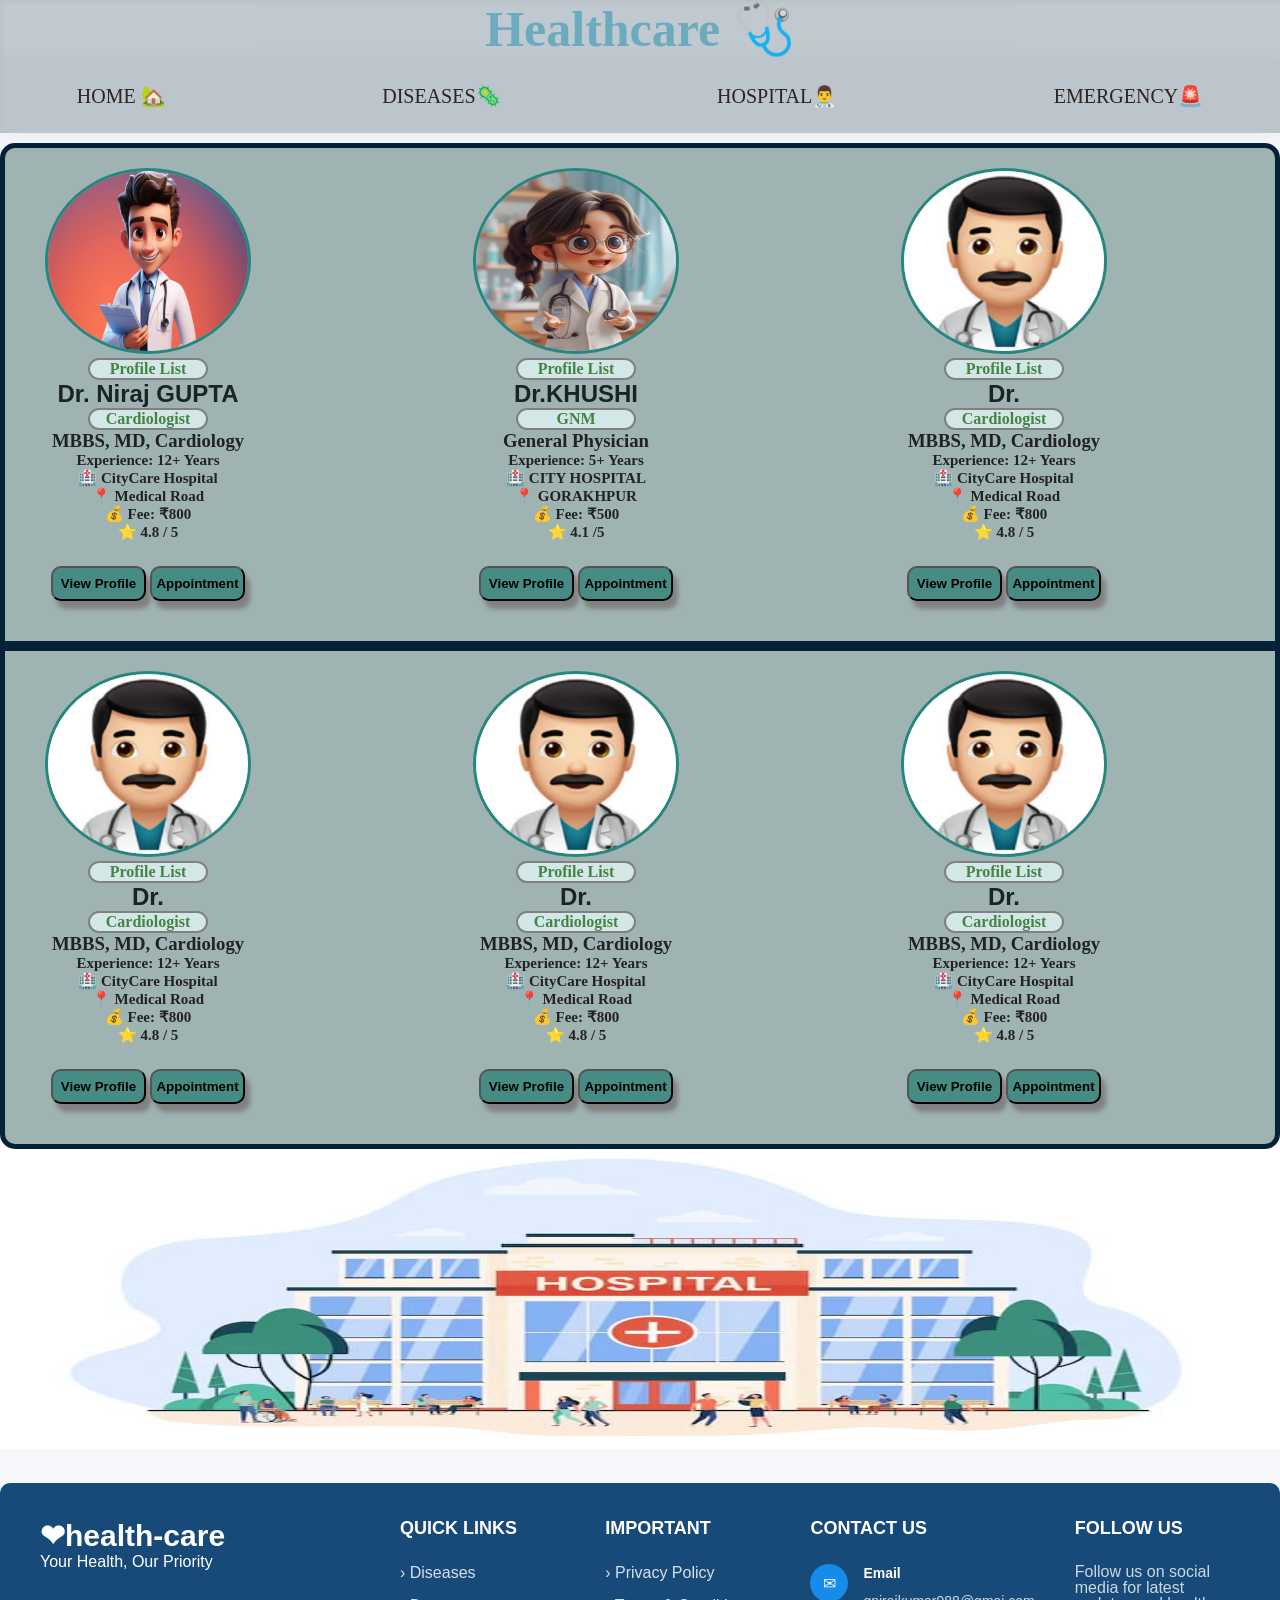
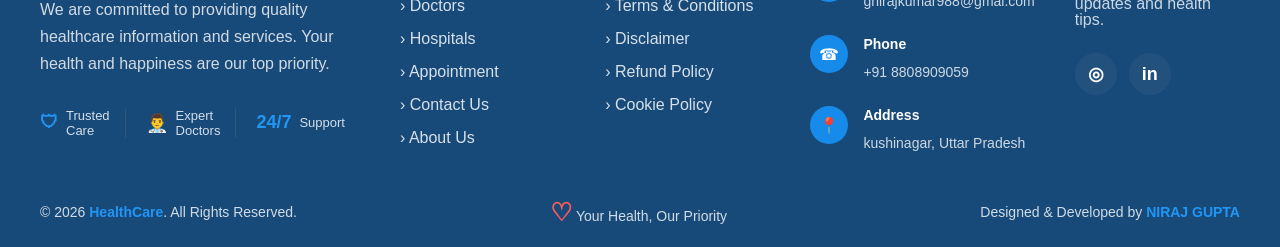
<file: hospital.html>
<!DOCTYPE html>
<html lang="en">

<head>
    <meta charset="UTF-8">
    <meta name="viewport" content="width=device-width, initial-scale=1.0">
    <title>hospital</title>
     <link rel="shortcut icon" href="WhatsApp Image 2026-10-03 at 8.28.15 AM.jpeg" type="image/x-icon">
    <link rel="stylesheet" href="style.css">
</head>

<body>

    <header>
        <div class="name">
            <div class="emoji">

                <h4>healthcare 🩺</h4>

            </div>
            <div class="nav">
                <a href="home.html">home 🏡</a>

                <a href="diseases.html">Diseases🦠</a>
                <a href="hospital.html">hospital👨‍⚕️</a>
                <a href="emergency.html">emergency🚨</a>
            </div>
        </div>


    </header>

    <section hospital>
        <div class="doc-flex">
            <div class="dr">
                <div class="dr-icon">
                    <div class="dr-img">
                        <img src="male.jpg" alt="niraj kumar">
                    </div>
                    <div class="span"> profile list</div>
                    <h2>Dr. Niraj GUPTA </h2>
                    <div class="span">Cardiologist</div>
                    <h3>MBBS, MD, Cardiology</h3>

                    <h4>Experience: 12+ Years</h4>
                    <h5>🏥 CityCare Hospital</h5>
                    <h5>📍 Medical Road</h5>
                    <h5>💰 Fee: ₹800</h5>
                    <h5>⭐ 4.8 / 5</h5>
                    <div class="hospital-btn">
                        <button>view profile</button>
                        <button>appointment</button>
                    </div>
                </div>
            </div>
            <div class="dr">
                <div class="dr-icon">
                    <div class="dr-img">
                        <img src="fe-dr..jpg" alt="niraj kumar">
                    </div>

                    <div class="span"> profile list</div>
                    <h2>Dr.KHUSHI </h2>
                    <div class="span">GNM</div>
                    <h3>General physician </h3>

                    <h4>Experience: 5+ Years</h4>
                    <h5>🏥 CITY HOSPITAL</h5>
                    <h5>📍 GORAKHPUR</h5>
                    <h5>💰 Fee: ₹500</h5>
                    <h5>⭐ 4.1 /5</h5>


                    <div class="hospital-btn">

                        <button>view profile</button>
                        <button>appointment</button>
                    </div>
                </div>
            </div>
            <div class="dr">
                <div class="dr-icon">
                    <div class="dr-img">
                        <img src="dr.img" alt="niraj kumar">
                    </div>

                    <div class="span"> profile list</div>
                    <h2>Dr.</h2>
                    <div class="span">Cardiologist</div>
                    <h3>MBBS, MD, Cardiology</h3>

                    <h4>Experience: 12+ Years</h4>
                    <h5>🏥 CityCare Hospital</h5>
                    <h5>📍 Medical Road</h5>
                    <h5>💰 Fee: ₹800</h5>
                    <h5>⭐ 4.8 / 5</h5>


                    <div class="hospital-btn">

                        <button>view profile</button>
                        <button>appointment</button>
                    </div>
                </div>
            </div>
        </div>
        <div class="doc-flex2">
            <div class="dr">
                <div class="dr-icon">
                    <div class="dr-img">
                        <img src="dr.img" alt="niraj kumar">
                    </div>

                    <div class="span"> profile list</div>
                    <h2>Dr.</h2>
                    <div class="span">Cardiologist</div>
                    <h3>MBBS, MD, Cardiology</h3>

                    <h4>Experience: 12+ Years</h4>
                    <h5>🏥 CityCare Hospital</h5>
                    <h5>📍 Medical Road</h5>
                    <h5>💰 Fee: ₹800</h5>
                    <h5>⭐ 4.8 / 5</h5>


                    <div class="hospital-btn">

                        <button>view profile</button>
                        <button>appointment</button>
                    </div>
                </div>
            </div>
            <div class="dr">
                <div class="dr-icon">
                    <div class="dr-img">
                        <img src="dr.img" alt="niraj kumar">
                    </div>

                    <div class="span"> profile list</div>
                    <h2>Dr. </h2>
                    <div class="span">Cardiologist</div>
                    <h3>MBBS, MD, Cardiology</h3>

                    <h4>Experience: 12+ Years</h4>
                    <h5>🏥 CityCare Hospital</h5>
                    <h5>📍 Medical Road</h5>
                    <h5>💰 Fee: ₹800</h5>
                    <h5>⭐ 4.8 / 5</h5>


                    <div class="hospital-btn">

                        <button>view profile</button>
                        <button>appointment</button>
                    </div>
                </div>
            </div>
            <div class="dr">
                <div class="dr-icon">
                    <div class="dr-img">
                        <img src="dr.img" alt="niraj kumar">
                    </div>

                    <div class="span"> profile list</div>
                    <h2>Dr. </h2>
                    <div class="span">Cardiologist</div>
                    <h3>MBBS, MD, Cardiology</h3>

                    <h4>Experience: 12+ Years</h4>
                    <h5>🏥 CityCare Hospital</h5>
                    <h5>📍 Medical Road</h5>
                    <h5>💰 Fee: ₹800</h5>
                    <h5>⭐ 4.8 / 5</h5>


                    <div class="hospital-btn">

                        <button>view profile</button>
                        <button>appointment</button>
                    </div>
                </div>
            </div>

        </div>
            <div class="hos-img">
        <img src="hos.jpg" alt="">
    </div>
    </section>
    <section fotter>
        <footer class="footer">




            <div class="footer-container">


                <div class="footer-box about">
                    <h2>❤health-care </h2>
                    <p class="tagline">Your Health, Our Priority</p>

                    <p>
                        We are committed to providing quality healthcare
                        information and services. Your health and happiness
                        are our top priority.
                    </p>

                    <div class="features">
                        <div>
                            <b>🛡</b>
                            <span>Trusted<br>Care</span>
                        </div>

                        <div>
                            <b>👨‍⚕</b>
                            <span>Expert<br>Doctors</span>
                        </div>

                        <div>
                            <b>24/7</b>
                            <span>Support</span>
                        </div>
                    </div>
                </div>



                <div class="footer-box">
                    <h3>QUICK LINKS</h3>

                    <ul>
                        <li><a href="home.html"></li>
                        <li><a href="diseases.html">› Diseases</a></li>
                        <li><a href="#">› Doctors</a></li>
                        <li><a href="hospital.html">› Hospitals</a></li>
                        <li><a href="#">› Appointment</a></li>
                        <li><a href="#">› Contact Us</a></li>
                        <li><a href="">› About Us</a></li>
                    </ul>
                </div>



                <div class="footer-box">
                    <h3>IMPORTANT</h3>

                    <ul>
                        <li><a href="#">› Privacy Policy</a></li>
                        <li><a href="#">› Terms & Conditions</a></li>
                        <li><a href="#">› Disclaimer</a></li>
                        <li><a href="#">› Refund Policy</a></li>
                        <li><a href="#">› Cookie Policy</a></li>
                    </ul>
                </div>


                <div class="footer-box contact">
                    <h3>CONTACT US</h3>

                    <div class="contact-item">
                        <span class="contact-icon">✉</span>
                        <div>
                            <b>Email</b>
                            <p>gnirajkumar988@gmai.com</p>
                        </div>
                    </div>

                    <div class="contact-item">
                        <span class="contact-icon">☎</span>
                        <div>
                            <b>Phone</b>
                            <p>+91 8808909059</p>
                        </div>
                    </div>

                    <div class="contact-item">
                        <span class="contact-icon">📍</span>
                        <div>
                            <b>Address</b>
                            <p>kushinagar, Uttar Pradesh</p>
                        </div>
                    </div>
                </div>



                <div class="footer-box social">
                    <h3>FOLLOW US</h3>

                    <p>
                        Follow us on social media for latest
                        updates and health tips.
                    </p>

                    <div class="social-icons">

                        <a href="https://www.instagram.com/niraj_babu_512/">◎</a>
                                <a href="https://www.linkedin.com/in/niraj-kumar-gupta-a3b374402?utm_source=share_via&utm_content=profile&utm_medium=member_android"><strong>in</strong></a>

                    </div>
                </div>

            </div>







            <div class="footer-bottom">

                <p>
                    © 2026 <span>HealthCare</span>. All Rights Reserved.
                </p>

                <p>
                    <span class="heart">♡</span>
                    Your Health, Our Priority
                </p>

                <p>
                    Designed & Developed by
                    <span>NIRAJ GUPTA</span>
                </p>

            </div>

        </footer>
    </section>
</body>

</html>
</file>
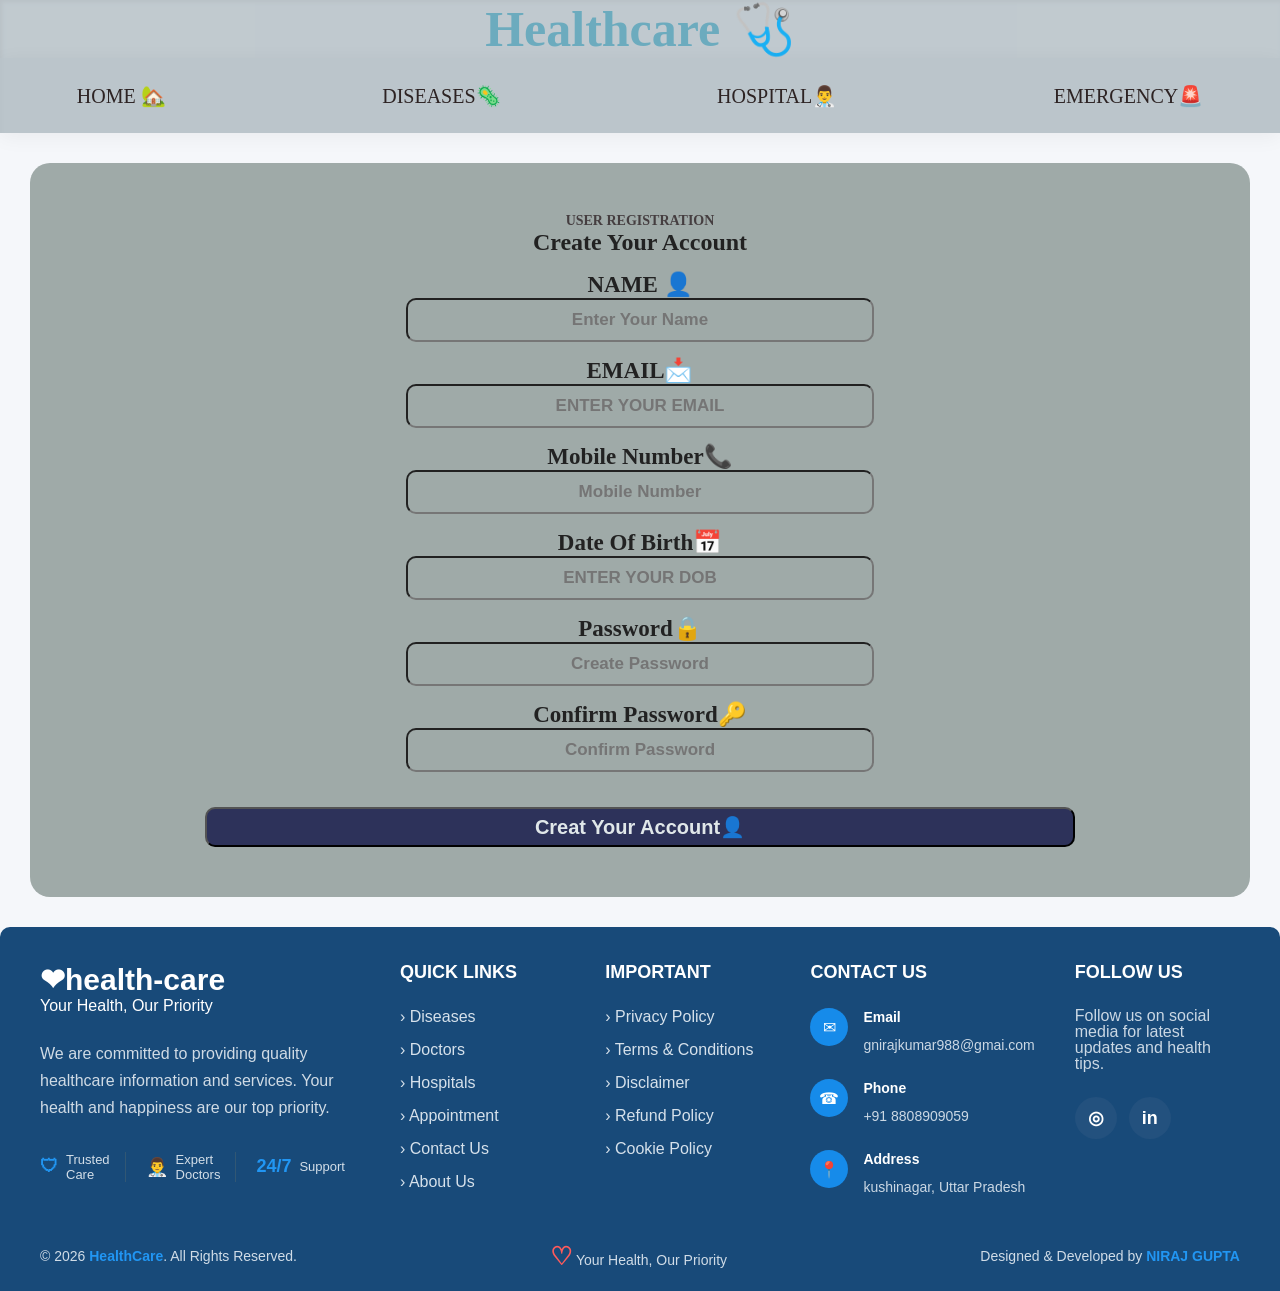
<file: rasister.html>
<!DOCTYPE html>
<html lang="en">
<head>
    <meta charset="UTF-8">
    <meta name="viewport" content="width=device-width, initial-scale=1.0">
    <title>rasister</title>
       <link rel="shortcut icon" href="WhatsApp Image 2026-10-03 at 8.28.15 AM.jpeg" type="image/x-icon">
 
    <link rel="stylesheet" href="style.css">
</head>
<body>

        <header>
        <div class="name">
            <div class="emoji">

                <h4>healthcare 🩺</h4>

            </div>
            <div class="nav">
                <a href="home.html">home 🏡</a>
               
                <a href="diseases.html">Diseases🦠</a>
                <a href="hospital.html">hospital👨‍⚕️</a>
                <a href="emergency.html">emergency🚨</a>
            </div>
        </div>
    </header>
       <section rasister>
        <div class="rasister-row">
            <div class="rasister-box">
                <h4>USER REGISTRATION
                </h4>
                <h1>Create Your Account
                </h1>
                <div class="form-row">
                    <label for="text"> NAME 👤</label><br>
                    <input type="text" placeholder="Enter your Name" required><br>

                    <label for="text"> EMAIL📩</label><br>
                    <input type="text" placeholder="ENTER YOUR EMAIL" required><br>
                </div>
                <div class="form-row">
                    <label for="text"> Mobile number📞</label><br>
                    <input type="text" placeholder="mobile number" required><br>

                    <label for="noumber">date of birth📅</label><br>
                    <input type="text" placeholder="ENTER YOUR DOB" required><br>
                </div>
                <div class="form-row">
                    <label for="text">Password🔒</label><br>
                    <input type="text" placeholder="create password" required><br>

                    <label for="text">confirm password🔑</label><br>
                    <input type="text" placeholder="confirm password" required><br>
                </div>
               
                <div class="submit">
                    <button type="submit"> creat your account👤</button>
                </div>
            </div>
        </div>
    </section>

    <section fotter>
      <footer class="footer">


  

    <div class="footer-container">

        
        <div class="footer-box about">
            <h2>❤health-care </h2>
            <p class="tagline">Your Health, Our Priority</p>

            <p>
                We are committed to providing quality healthcare
                information and services. Your health and happiness
                are our top priority.
            </p>

            <div class="features">
                <div>
                    <b>🛡</b>
                    <span>Trusted<br>Care</span>
                </div>

                <div>
                    <b>👨‍⚕</b>
                    <span>Expert<br>Doctors</span>
                </div>

                <div>
                    <b>24/7</b>
                    <span>Support</span>
                </div>
            </div>
        </div>


        
        <div class="footer-box">
            <h3>QUICK LINKS</h3>

            <ul>
                <li><a href="home.html"></li>
                <li><a href="diseases.html">› Diseases</a></li>
                <li><a href="#">› Doctors</a></li>
                <li><a href="hospital.html">› Hospitals</a></li>
                <li><a href="#">› Appointment</a></li>
                <li><a href="#">› Contact Us</a></li>
                <li><a href="">› About Us</a></li>
            </ul>
        </div>


      
        <div class="footer-box">
            <h3>IMPORTANT</h3>

            <ul>
                <li><a href="#">› Privacy Policy</a></li>
                <li><a href="#">› Terms & Conditions</a></li>
                <li><a href="#">› Disclaimer</a></li>
                <li><a href="#">› Refund Policy</a></li>
                <li><a href="#">› Cookie Policy</a></li>
            </ul>
        </div>


        <div class="footer-box contact">
            <h3>CONTACT US</h3>

            <div class="contact-item">
                <span class="contact-icon">✉</span>
                <div>
                    <b>Email</b>
                    <p>gnirajkumar988@gmai.com</p>
                </div>
            </div>

            <div class="contact-item">
                <span class="contact-icon">☎</span>
                <div>
                    <b>Phone</b>
                    <p>+91 8808909059</p>
                </div>
            </div>

            <div class="contact-item">
                <span class="contact-icon">📍</span>
                <div>
                    <b>Address</b>
                    <p>kushinagar, Uttar Pradesh</p>
                </div>
            </div>
        </div>


       
        <div class="footer-box social">
            <h3>FOLLOW US</h3>

            <p>
                Follow us on social media for latest
                updates and health tips.
            </p>

            <div class="social-icons">

                <a href="https://www.instagram.com/niraj_babu_512/">◎</a>
                        <a href="https://www.linkedin.com/in/niraj-kumar-gupta-a3b374402?utm_source=share_via&utm_content=profile&utm_medium=member_android"><strong>in</strong></a>
                
            </div>
        </div>

    </div>



    



    <div class="footer-bottom">

        <p>
            © 2026 <span>HealthCare</span>. All Rights Reserved.
        </p>

        <p>
            <span class="heart">♡</span>
            Your Health, Our Priority
        </p>

        <p>
            Designed & Developed by
            <span>NIRAJ GUPTA </span>
        </p>

    </div>

</footer>
  </section>

</body>
</html>
</file>
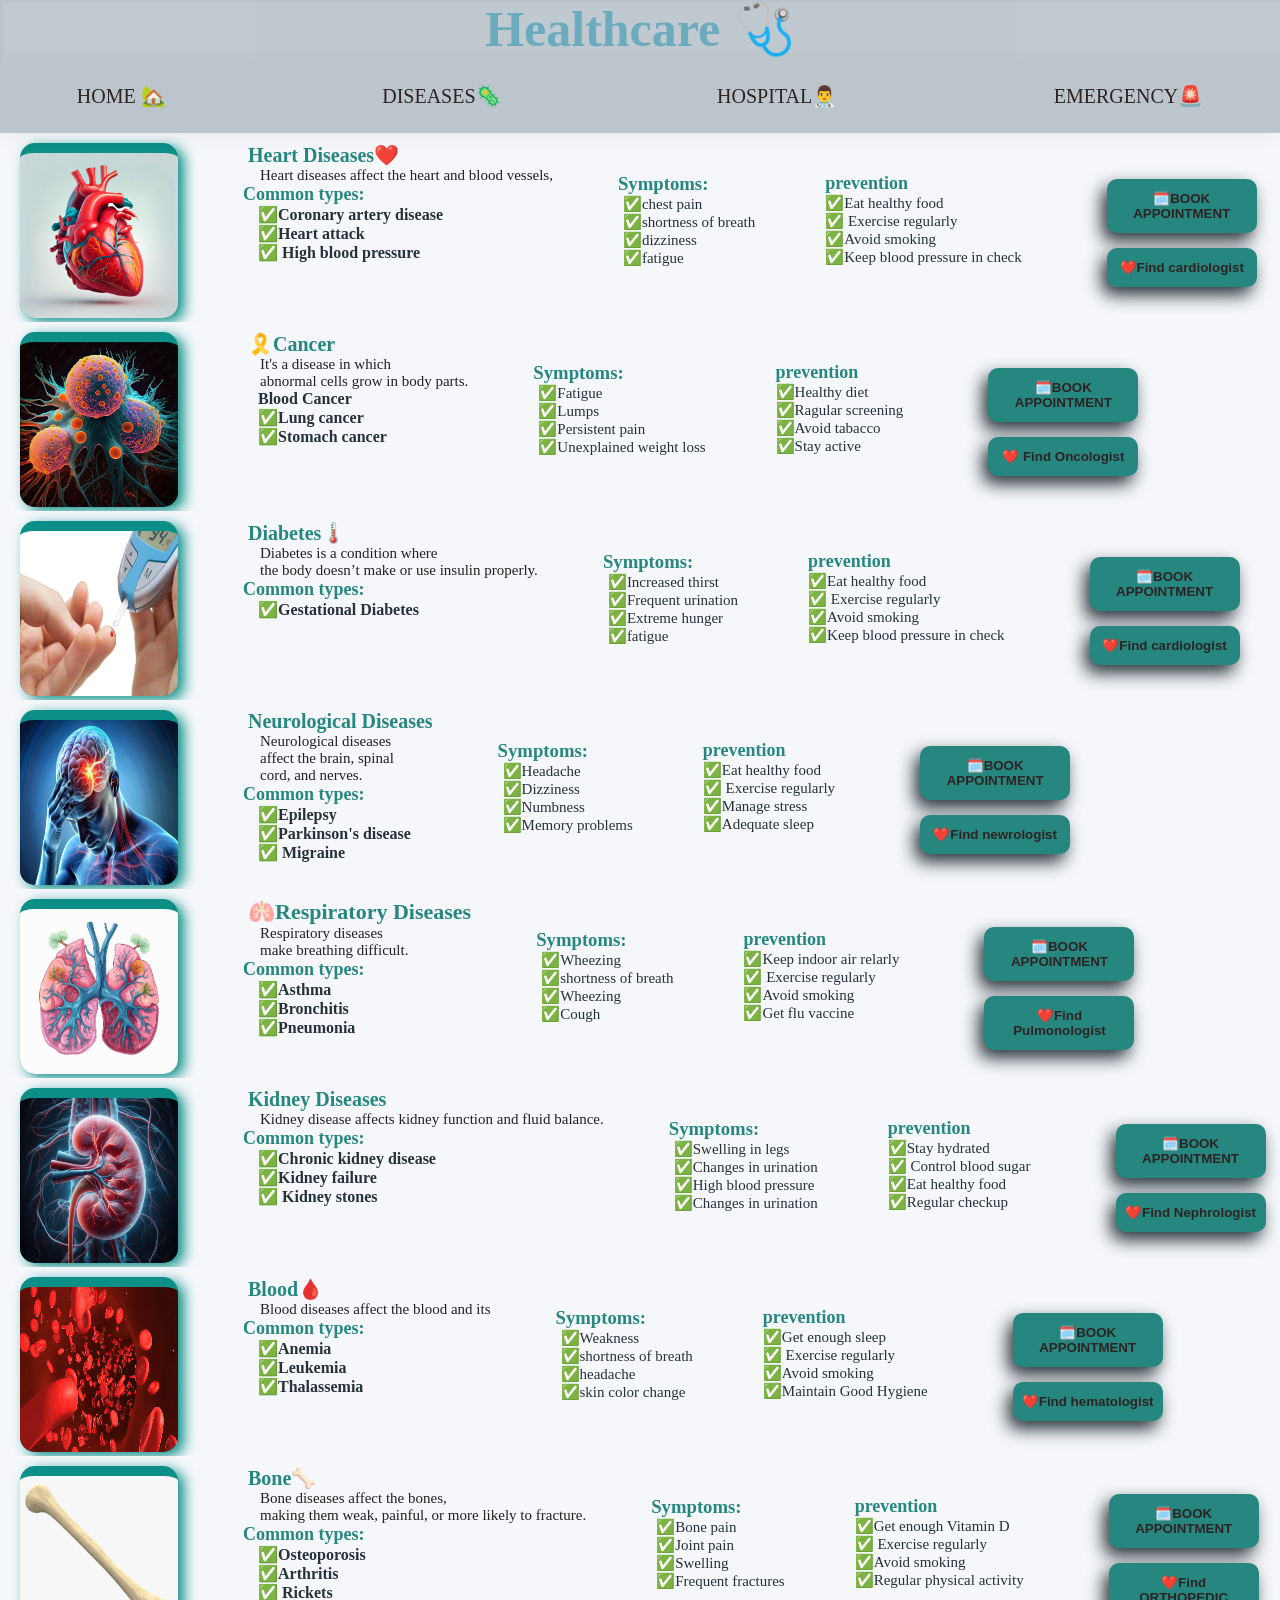
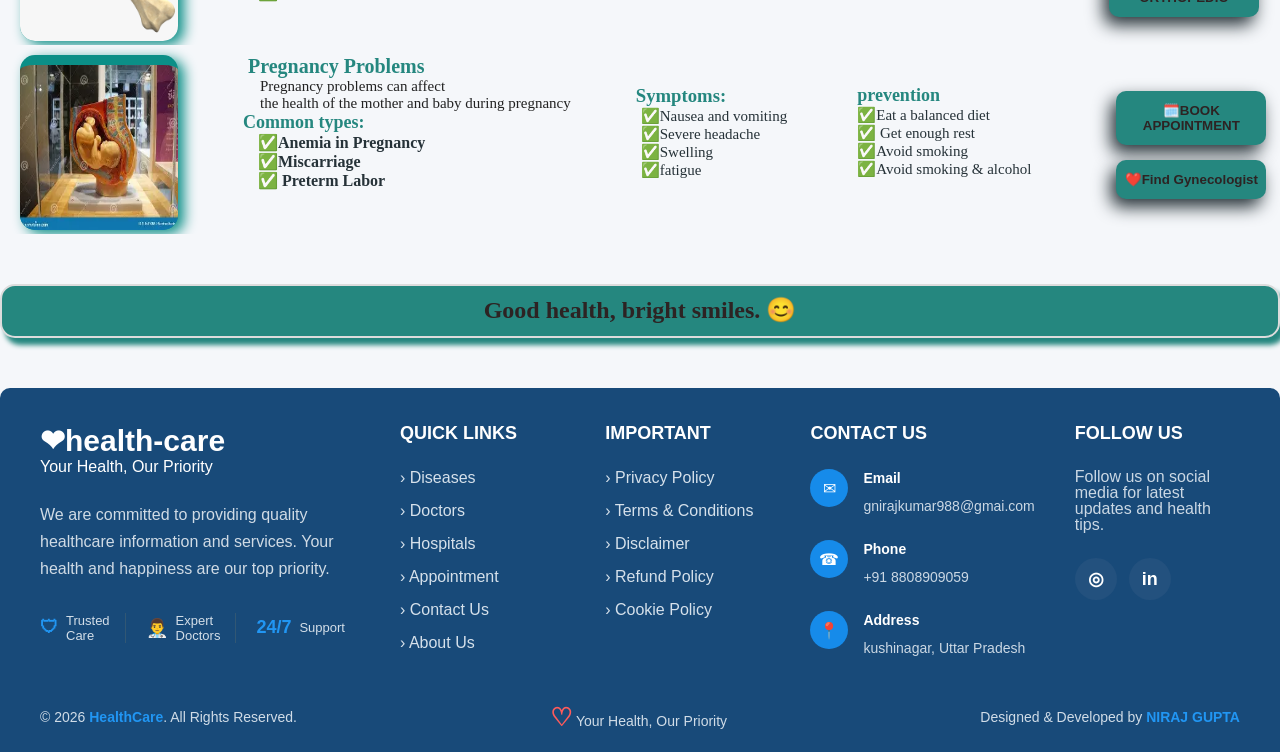
<file: view-more.html>
<!DOCTYPE html>
<html lang="en">

<head>
    <meta charset="UTF-8">
    <meta name="viewport" content="width=device-width, initial-scale=1.0">
    <title>view-more</title>
       <link rel="shortcut icon" href="WhatsApp Image 2026-10-03 at 8.28.15 AM.jpeg" type="image/x-icon">
    
    <link rel="stylesheet" href="style.css">
</head>

<body>
    <header>
        <div class="name">
            <div class="emoji">

                <h4>healthcare 🩺</h4>

            </div>
            <div class="nav">
                <a href="home.html">home 🏡</a>
                
                <a href="diseases.html">Diseases🦠</a>
                <a href="hospital.html">hospital👨‍⚕️</a>
                <a href="emergency.html">emergency🚨</a>
            </div>
        </div>
        <section>
<div class="diseases-flex">
            <div class="heart">
                <img src="heart.avif" alt="heart">
            </div>
            <div class="diseases-text">
                <h1>Heart Diseases❤️</h1>
                <p>Heart diseases affect the heart and blood vessels,</p>
                <h3>Common types:</h3>
                <ul>
                    <li>✅Coronary artery disease</li>
                    <li>✅Heart attack</li>
                    <li>✅ High blood pressure</li>
                </ul>
            </div>
            <div class="symptoms-heart">
                <h3>symptoms:</h3>
                <ul>
                    <li>✅chest pain</li>
                    <li>✅shortness of breath</li>
                    <li>✅dizziness</li>
                    <li>✅fatigue</li>
                </ul>
            </div>
            <div class="prevention">
                <h3>prevention</h3>
                <ul>
                    <li>
                        ✅Eat healthy food
                    </li>
                    <li>✅ Exercise regularly</li>

                    <li>✅Avoid smoking
                    </li>

                    <li>✅Keep blood pressure in check</li>

                  



                </ul>

            </div>

            <div class="heart-button">
                <button>🗓️BOOK APPOINTMENT</button>
                <button>❤️Find cardiologist</button>
            </div>
        </div>
</section>
<section>
        <div class="diseases-flex">
            <div class="heart">
                <img src="canser.avif" alt="heart">
            </div>
            <div class="diseases-text">
                <h1>🎗️Cancer</h1>
                <p>It's a disease in which  <br>abnormal  cells grow in body parts.</h3>
                <ul>
                    <li>
                        Blood Cancer</li>

                    <li>✅Lung cancer

                    </li>
                    <li>✅Stomach cancer</li>
                </ul>
            </div>
            <div class="symptoms-heart">
                <h3>symptoms:</h3>
                <ul>
                     <li>
                        ✅Fatigue
                    </li>
                    <li>✅Lumps</li>

                    <li>✅Persistent pain
                    </li>

                    <li>✅Unexplained weight loss</li>

                </ul>
                </ul>
            </div>
            <div class="prevention">
                <h3>prevention</h3>
                <ul style="gap: 15px;">
                    <li>
                        ✅Healthy diet
                    </li>
                    <li>✅Ragular screening</li>

                    <li>✅Avoid tabacco
                    </li>

                    <li>✅Stay active</li>

                </ul>

            </div>

            <div class="heart-button">
                <button>🗓️BOOK APPOINTMENT</button>
                <button>❤️ Find Oncologist</button>
            </div>
        </div>
        </section>
        <section>
        <div class="diseases-flex">
            <div class="heart">
                <img src="Diabetes1.jpg" alt="heart">
            </div>
            <div class="diseases-text">
                <h1> Diabetes🌡️</h1>
                <p>Diabetes is a condition where <br> the body doesn’t make or use insulin properly.</p>
                <h3>Common types:</h3>
                <ul>
                    <li>✅Gestational Diabetes</li>

             

                
                </ul>
            </div>
            <div class="symptoms-heart">
                <h3>symptoms:</h3>
                <ul>
                    <li>✅Increased thirst</li>
                    <li>✅Frequent urination</li>
                    <li>✅Extreme hunger</li>
                    <li>✅fatigue</li>
                </ul>
            </div>
            <div class="prevention">
                <h3>prevention</h3>
                <ul>
                    <li>
                        ✅Eat healthy food
                    </li>
                    <li>✅ Exercise regularly</li>

                    <li>✅Avoid smoking
                    </li>

                    <li>✅Keep blood pressure in check</li>

                </ul>

            </div>

            <div class="heart-button">
                <button>🗓️BOOK APPOINTMENT</button>
                <button>❤️Find cardiologist</button>
            </div>
        </div>
        </section>
        <section>
        <div class="diseases-flex">
            <div class="heart">
                <img src="newro.jpg" alt="heart">
            </div>
            <div class="diseases-text">
                <h1>Neurological Diseases</h1>
                <p>Neurological diseases <br>affect  the brain, spinal <br> cord, and nerves.</p>
                <h3>Common types:</h3>
                <ul>
                    <li>✅Epilepsy</li>

                    <li>✅Parkinson's disease</li>

                    <li>✅ Migraine</li>
                </ul>
            </div>
            <div class="symptoms-heart">
                <h3>symptoms:</h3>
                <ul>
                    <li>✅Headache</li>
                    <li>✅Dizziness</li>
                    <li>✅Numbness</li>
                    <li>✅Memory problems</li>
                </ul>
            </div>
            <div class="prevention">
                <h3>prevention</h3>
                <ul>
                    <li>
                        ✅Eat healthy food
                    </li>
                    <li>✅ Exercise regularly</li>

                    <li>✅Manage stress
                    </li>

                    <li>✅Adequate sleep</li>

                </ul>

            </div>

            <div class="heart-button">
                <button>🗓️BOOK APPOINTMENT</button>
                <button>❤️Find newrologist</button>
            </div>
        </div>
        </section>
        <section>
        <div class="diseases-flex">
            <div class="heart">
                <img src="resporatory.jpg" alt="heart">
            </div>
            <div class="diseases-text">
                <h1 style="font-size: 22px;">🫁Respiratory Diseases</h1>
                <p>Respiratory diseases <br> make breathing difficult.</p>
                <h3>Common types:</h3>
                <ul>
                    <li>✅Asthma</li>

                    <li>✅Bronchitis</li>

                    <li>✅Pneumonia</li>
                </ul>
            </div>
            <div class="symptoms-heart">
                <h3>symptoms:</h3>
                <ul>
                    <li>✅Wheezing</li>
                    <li>✅shortness of breath</li>
                    <li>✅Wheezing</li>
                    <li>✅Cough</li>
                </ul>
            </div>
            <div class="prevention">
                <h3>prevention</h3>
                <ul>
                    <li>
                        ✅Keep indoor air relarly
                    </li>
                    <li>✅ Exercise regularly</li>

                    <li>✅Avoid smoking
                    </li>

                    <li>✅Get flu vaccine</li>

                </ul>

            </div>

            <div class="heart-button">
                <button>🗓️BOOK APPOINTMENT</button>
                <button>❤️Find Pulmonologist</button>
            </div>
        </div>
        </section>
        <section>
        <div class="diseases-flex">
            <div class="heart">
                <img src="kedney.avif" alt="heart">
            </div>
            <div class="diseases-text">
                <h1>Kidney Diseases</h1>
                <p>Kidney disease affects kidney  function and fluid balance.</p>
                <h3>Common types:</h3>
                <ul>
                    <li>✅Chronic kidney disease</li>

                    <li>✅Kidney failure</li>

                    <li>✅ Kidney stones</li>
                </ul>
            </div>
            <div class="symptoms-heart">
                <h3>symptoms:</h3>
                <ul>
                    <li>✅Swelling in legs</li>
                    <li>✅Changes in urination</li>
                    <li>✅High blood pressure</li>
                    <li>✅Changes in urination</li>
                   
                </ul>
            </div>
            <div class="prevention">
                <h3>prevention</h3>
                <ul>
                    <li>
                        ✅Stay hydrated
                    </li>
                    <li>✅ Control blood sugar</li>

                    <li>✅Eat healthy food
                    </li>

                    <li>✅Regular checkup</li>

                </ul>

            </div>

            <div class="heart-button">
                <button>🗓️BOOK APPOINTMENT</button>
                <button>❤️Find Nephrologist</button>
            </div>
        </div>
        </section>
        <div class="diseases-flex">
            <div class="heart">
                <img src="blood.jpg" alt="heart">
            </div>
            <div class="diseases-text">
                <h1>Blood🩸</h1>
                <p>Blood diseases affect the blood and its</p>
                <h3>Common types:</h3>
                <ul>
                    <li>✅Anemia</li>

                    <li>✅Leukemia</li>

                    <li>✅Thalassemia</li>
                </ul>
            </div>
            <div class="symptoms-heart">
                <h3>symptoms:</h3>
                <ul>
                    <li>✅Weakness</li>
                    <li>✅shortness of breath</li>
                    <li>✅headache</li>
                    <li>✅skin color change</li>
                </ul>
            </div>
            <div class="prevention">
                <h3>prevention</h3>
                <ul>
                    <li>
                        ✅Get enough  sleep
                    </li>
                    <li>✅ Exercise regularly</li>

                    <li>✅Avoid smoking
                    </li>

                    <li>✅Maintain Good Hygiene</li>

                </ul>

            </div>

            <div class="heart-button">
                <button>🗓️BOOK APPOINTMENT</button>
                <button>❤️Find hematologist</button>
            </div>
        </div>

        <div class="diseases-flex">
            <div class="heart">
                <img src="bone.jpg" alt="heart">
            </div>
            <div class="diseases-text">
                <h1>Bone🦴 </h1>
                <p>Bone diseases affect the bones, <br>making them weak, painful, or more likely to fracture.</p>
              
                <h3>Common types:</h3>
                <ul>
                    <li>✅Osteoporosis</li>

                    <li>✅Arthritis</li>

                    <li>✅ Rickets</li>
                </ul>
            </div>
            <div class="symptoms-heart">
                <h3>symptoms:</h3>
                <ul>
                    <li>✅Bone pain</li>
                    <li>✅Joint pain</li>
                    <li>✅Swelling</li>
                    <li>✅Frequent fractures</li>
                </ul>
            </div>
            <div class="prevention">
                <h3>prevention</h3>
                <ul>
                    <li>
                        ✅Get enough Vitamin D
                    </li>
                    <li>✅ Exercise regularly</li>

                    <li>✅Avoid smoking
                    </li>

                    <li>✅Regular physical activity</li>

                </ul>

            </div>

            <div class="heart-button">
                <button>🗓️BOOK APPOINTMENT</button>
                <button>❤️Find ORTHOPEDIC</button>
            </div>
        </div>
        <div class="diseases-flex">
            <div class="heart">
                <img src="child.webp" alt="heart">
            </div>
            <div class="diseases-text">
                <h1>Pregnancy Problems</h1>
                <p>Pregnancy problems can affect <br>the health of the mother and baby during pregnancy</p>
                <h3>Common types:</h3>
                <ul>
                    <li>✅Anemia in Pregnancy</li>

                    <li>✅Miscarriage</li>

                    <li>✅ Preterm Labor</li>
                </ul>
            </div>
            <div class="symptoms-heart">
                <h3>symptoms:</h3>
                <ul>
                    <li>✅Nausea and vomiting</li>
                    <li>✅Severe headache</li>
                    <li>✅Swelling </li>
                    <li>✅fatigue</li>
                </ul>
            </div>
            <div class="prevention">
                <h3>prevention</h3>
                <ul>
                    <li>
                        ✅Eat a balanced diet
                    </li>
                    <li>✅ Get enough rest</li>

                    <li>✅Avoid smoking
                    </li>

                    <li>✅Avoid smoking & alcohol</li>

                </ul>

            </div>

            <div class="heart-button">
                <button>🗓️BOOK APPOINTMENT</button>
                <button>❤️Find Gynecologist</button>
            </div>
        </div>
        <div class="box">
            <h2> Good health, bright smiles. 😊</h2>
           
        </div>
    </header>

    <section fotter>
      <footer class="footer">


  

    <div class="footer-container">

        
        <div class="footer-box about">
            <h2>❤health-care </h2>
            <p class="tagline">Your Health, Our Priority</p>

            <p>
                We are committed to providing quality healthcare
                information and services. Your health and happiness
                are our top priority.
            </p>

            <div class="features">
                <div>
                    <b>🛡</b>
                    <span>Trusted<br>Care</span>
                </div>

                <div>
                    <b>👨‍⚕</b>
                    <span>Expert<br>Doctors</span>
                </div>

                <div>
                    <b>24/7</b>
                    <span>Support</span>
                </div>
            </div>
        </div>


        
        <div class="footer-box">
            <h3>QUICK LINKS</h3>

            <ul>
                <li><a href="home.html"></li>
                <li><a href="diseases.html">› Diseases</a></li>
                <li><a href="#">› Doctors</a></li>
                <li><a href="hospital.html">› Hospitals</a></li>
                <li><a href="#">› Appointment</a></li>
                <li><a href="#">› Contact Us</a></li>
                <li><a href="">› About Us</a></li>
            </ul>
        </div>


      
        <div class="footer-box">
            <h3>IMPORTANT</h3>

            <ul>
                <li><a href="#">› Privacy Policy</a></li>
                <li><a href="#">› Terms & Conditions</a></li>
                <li><a href="#">› Disclaimer</a></li>
                <li><a href="#">› Refund Policy</a></li>
                <li><a href="#">› Cookie Policy</a></li>
            </ul>
        </div>


        <div class="footer-box contact">
            <h3>CONTACT US</h3>

            <div class="contact-item">
                <span class="contact-icon">✉</span>
                <div>
                    <b>Email</b>
                    <p>gnirajkumar988@gmai.com</p>
                </div>
            </div>

            <div class="contact-item">
                <span class="contact-icon">☎</span>
                <div>
                    <b>Phone</b>
                    <p>+91 8808909059</p>
                </div>
            </div>

            <div class="contact-item">
                <span class="contact-icon">📍</span>
                <div>
                    <b>Address</b>
                    <p>kushinagar, Uttar Pradesh</p>
                </div>
            </div>
        </div>


       
        <div class="footer-box social">
            <h3>FOLLOW US</h3>

            <p>
                Follow us on social media for latest
                updates and health tips.
            </p>

            <div class="social-icons">

                <a href="https://www.instagram.com/niraj_babu_512/">◎</a>
                        <a href="https://www.linkedin.com/in/niraj-kumar-gupta-a3b374402?utm_source=share_via&utm_content=profile&utm_medium=member_android"><strong>in</strong></a>
                
            </div>
        </div>

    </div>



    



    <div class="footer-bottom">

        <p>
            © 2026 <span>HealthCare</span>. All Rights Reserved.
        </p>

        <p>
            <span class="heart">♡</span>
            Your Health, Our Priority
        </p>

        <p>
            Designed & Developed by
            <span>NIRAJ GUPTA </span>
        </p>

    </div>

</footer>
  </section>

</body>

</html>
</file>
<file: style.css>
* {
    margin: 0px;
    padding: 0px;
    scroll-behavior: smooth;


}

.nav {

    position: sticky;
    min-height: 75px;
    background: rgba(185, 195, 201, 0.96);
    display: flex;
    align-items: center;
    justify-content: space-between;
    padding: 0 6%;
    position: sticky;
    top: 0;
    box-shadow: 0 4px 20px rgba(0, 0, 0, 0.05);
    font-size: 20px;
    text-transform: uppercase;
    transition: 0.3s;
}

nav:hover {
    transition: cubic-bezier(0.075, 0.82, 0.165, 1);
    transform: translate3d(10px);
    color: #1c1818;
}




.emoji {
    text-transform: capitalize;
    font-size: 50px;
    font-weight: bold;
    background: rgba(185, 195, 201, 0.96);
    opacity: 0.9;
    font-family: cursive;
    color: rgb(94, 163, 184);

    align-content: center;
    text-align: center;
}


.name {
    box-shadow: inset 2px 2px 4px rgb(182, 177, 177);
}



.nav a {
    text-decoration: none;
    color: rgb(49, 49, 37);
    gap: 1px;
    color: #2d2323;

    transition: 0.3s;
}

.nav :hover {
    transform: translateY(-10px)
}


.welcome{
    background-color:rgb(159, 170, 168);
    border-radius: 20px;
    text-transform: capitalize;
    font-family: roboto;
   
    font-weight: bold;
    font-size: 20px;
    padding-top: 10px;
    margin-top: 10px;
    overflow: hidden;
   box-shadow: inset 2px 3px 4px gray;
    
}
.login-box {
    margin: 30px;
    padding: 30px;
    border-radius: 40px;
    background-color: rgb(159, 170, 168);
    justify-content: center;
    text-align: center;



}

.login-box {
    animation: diseaseMove 0.5s ease-in-out;
}

@keyframes login-boxMove {
    0% {
        transform: translateY(20px);
        opacity: 0;
    }

    100% {
        transform: translateY(0);
        opacity: 1;
    }
}

.login-icon {
    height: 100px;
    margin: auto;
    width: 101px;
    
    color: #e91717;
    background-color: rgb(164, 192, 183);
  
    justify-content: center;
    text-align: center;
    font-size: 77px;
    font-weight: bold;
    border-radius: 20px;
    height: auto;
    box-shadow: 11px 12px 9px 3px gray;
    text-shadow: 6px 2px 10px gray;

}

.login-box h1 {
    gap: 20px;
    margin-top: 20px;
    text-shadow: 21px 8px 7px gray;
    text-transform: uppercase;
    color: currentcolor;
    margin: auto;
}

.login-box p1 {
    font-size: 18px;
    font-weight: bold;

}

.login-box label {
    font-weight: bold;
    font-size: 20px;
    padding-bottom: 20px;
    margin-top: 20px;


}


.login-box input {


    transition: 0.5s;
    font-size: 18px;
    margin-top: 38px;
    width: 50%;
    height: 49px;
    border-radius: 10px;
    background-color: #c8cfd1;
    overflow: none;
    justify-content: center;
    text-align: center;


}

input:focus {
    border-color: rgb(114, 114, 156);
    box-shadow: 8px 10px 25px 3px rgb(76, 128, 170);
}

.submit button {
    font-weight: bold;
    font-size: 28px;
    background-color: #686885;
    border-radius: 20px;
    height: 48px;
    width: 100%;
    margin-top: 56px;
}

.submit :hover {

    color: rgb(23, 35, 43);
    border-color: rgb(114, 114, 156);
    box-shadow: 5px 7px 9px 3px rgb(76, 128, 170);
    border-radius: 15px;
}

.submit p {
    text-transform: capitalize;
    margin-top: 20px;
    font-size: 20px;

}

.submit a {
    text-decoration: none;
}

.submit a :hover {
    background-color: rgb(122, 189, 131);
    color: rgb(23, 35, 43);
    border-color: rgb(114, 114, 156);
    box-shadow: 11px 12px 9px 3px rgb(76, 128, 170);
    border-radius: 15px;
    animation: alternate;
}

.resister-row {
    animation: registerShow 0.5s ease-in-out;
}

@keyframes register-row {
    0% {
        transform: translateY(30px);
        opacity: 0;
    }

    100% {
        transform: translateY(0);
        opacity: 1;
    }
}

.rasister-row h4 {
    background-color: rgb(159, 170, 168);
    font-family: cursive;
    font-weight: bold;
    color: rgb(69, 62, 64);
    font-size: 14px;
    padding-top: 20px;
}

.rasister-row h1 {
    background-color: rgb(159, 170, 168);
    font-weight: bold;
    font-family: cursive;
    padding-bottom: 15px;
}

.rasister-box {

    height: auto;

    border-radius: 20px 20px 20px 20px;
   
    justify-content: center;
    text-align: center;
    align-items: center;

}


.rasister-row {
    height: auto;
    width: auto;
   background-color:rgb(159, 170, 168);
   
    border-radius: 20px;
    text-align: center;
    justify-content: center;
    align-items: center;
    margin: 30px;
    padding: 30px;
    text-decoration: none;
    text-transform: capitalize;
    animation-name: initial;
    font-weight: bold;
}

.form-row {

    justify-content: space-between;
    font-size: 23px;
    background-color: rgb(159, 170, 168);
}

.form-row input {
    font-size: 17px;
    text-transform: capitalize;
    height: 20px;
    border-radius: 10px;
    background-color: rgb(159, 170, 168);
    width: 40%;
    height: 40px;
    text-align: center;
    font-weight: bold;
    margin-bottom: 15px;

}

.rasister-box button {
    background-color: #2d325a;
    color: #e0e7e9;
    height: 40px;
    width: 75%;
    margin-top: 20px;
    margin-bottom: 20px;
    border-radius: 10px;
    font-size: 20px;
    font-weight: bold;
    margin: auto;
    padding: auto;
    margin-bottom: 20px;
    margin-top: 20px;
    align-items: center;
    text-align: center;
    justify-content: center;
    text-decoration: none;
    text-transform: capitalize;
}

.diseases {
    width: 100%;
    padding-top: 60px;
    justify-content: center;
    align-items: center;
    text-align: center;
    text-transform: capitalize;
}

.diseases {
    animation: diseaseMove 0.5s ease-in-out;
}

@keyframes diseasesMove {
    0% {
        transform: translateY(20px);
        opacity: 0;
    }

    100% {
        transform: translateY(0);
        opacity: 1;
    }
}


.diseases h3 {
    color: rgb(160, 68, 34);
    font-size: 25px;
    margin-bottom: 20px;
    margin-top: 10px;

}

.diseases h2 {
    font-size: 35px;
    color: rgb(30, 53, 58);
    font-weight: bold;
}

.diseases p {
    color: rgb(90, 155, 155);

    font-size: 18px;
}

.search-box {
    justify-content: center;
    text-align: center;
    align-items: center;
    padding-top: 50px;
    margin-top: 50px;
    margin: auto;
    padding-bottom: 30px;
}

.search-box input {
    text-align: center;
    border-radius: 8px;
    height: 40px;
    border: 2px solid #0b8f87;
    background-color: rgb(184, 201, 195);
    width: 60%;
    font-size: 15px;
}

.search-box button {
    height: 38px;
    justify-content: center;
    text-align: center;
    width: 20%;
    border-radius: 12px;
    background-color: #0b8f87;
    font-size: 18px;
    text-transform: capitalize;
    border: 1px #0b8f87;
    font-weight: 500;
    font-family: 'Segoe UI', Tahoma, Geneva, Verdana, sans-serif;
    box-shadow: 8px 6px 9px 1px #0b8f87
}


.disease-grid {
    width: 100%;
    max-width: 1250px;
    margin: auto;
    display: grid;
    grid-template-columns: repeat(3, 1fr);
    gap: 28px;
}




.disease-card {
    background: #e0e7e9;
    border: 1px solid #e0e7e9;
    border-radius: 18px;
    padding: 28px;
    min-height: 310px;
    box-shadow: 0 8px 25px rgba(0, 0, 0, 0.08);
    transition: all 0.3s ease-in;
}


.disease-card:hover {
    transform: translateY(-10px);

    box-shadow: 0 15px 35px rgba(0, 0, 0, 0.15);
    border-color: #76c7c0;
}




.icon-box {

    width: 65px;
    height: 65px;
    border-radius: 14px;
    background: #e8f5f3;
    display: flex;
    align-items: center;
    justify-content: center;
    margin-bottom: 22px;
    font-size: 27px;
    transition: all 0.3s ease-in;
}

.disease-card h2 {
    font-size: 18px;
    margin-bottom: 15px;
    color: #263238;
}




.disease-card p {
    font-size: 15px;
    line-height: 1.6;
    color: #666;
    margin-bottom: 22px;
}




.disease-card a {
    text-decoration: none;
    color: #25877f;
    font-weight: bold;
    font-size: 15px;
    transition: 0.3s;
}

.diseases-flex {
    padding-top: 10px;
    margin: 10px;
    margin: auto;
    padding: auto;
    display: flex;
    gap: 70px;
    overflow: hidden;
    width: 100%;
}


.heart img {
    margin-left: 20px;
    padding-top: 10px;
    height: 165px;
    width: 158px;
    border-radius: 15px;
    background-color: #0b8f87;
    box-shadow: 6px 4px 13px #0b8f87;
    transition: all 0.3s ease-in;
}

.heart img :hover {
    transform: translateY(-10px);

    box-shadow: 0 15px 35px rgba(0, 0, 0, 0.15);
    border-color: #76c7c0;

}


.diseases-flex {
    width: auto;
    height: auto;
    display: flex;

}

.diseases-text h1 {
    color: #25877f;
    font-size: 20px;

}

.diseases-text p {
    font-size: 15px;

    margin-left: 12px;
}

.diseases-text h3 {
    color: rgb(37, 135, 127);
    margin-right: 15px;
    margin-left: -5px;
    font-size: 18px;

}

.diseases-text ul {
    list-style: none;
    color: #263238;
    font-weight: 800;
    text-transform: inherit;
    margin-left: 10px;
}

.symptoms-heart {
    margin-top: 30px;
}

.symptoms-heart h3 {
    color: rgb(37, 135, 127);
    margin-right: 15px;
    margin-left: -5px;
    text-transform: capitalize;
}

.symptoms-heart ul {
    list-style: none;
    color: #263238;
    font-weight: 500;
    text-transform: inherit;
    font-size: 15px;

}

.prevention {
    margin-top: 30px;
}

.prevention h3 {
    color: rgb(37, 135, 127);
    font-size: 18px;
}


.prevention ul {
    list-style: none;
    color: #263238;
    font-weight: 500;
    text-transform: inherit;
    font-size: 15px;
    padding-right: 20px;
}

.heart-button {
    width: 140px;
    display: flex;
    flex-direction: column;
    gap: 15px;
    justify-content: center;
    align-items: center;
    margin-top: 0;
}

.heart-button button {
    width: 150px;
    padding: 12px 8px;
    border-radius: 10px;
    font-weight: 700;
    color: #2d2323;
    background-color: #25877f;
    border: none;
    box-shadow: -5px 8px 17px 0 #263238;
}

.diseases-flex {
    animation: diseaseMove 1s ease-in-out;
}

@keyframes diseaseMove {
    0% {
        transform: translateY(30px);
        opacity: 0;
    }

    100% {
        transform: translateY(0);
        opacity: 10;
    }
}

.box {
    width: auto;
    padding: 10px 10px;
    height: 30px;
    background-color: #25877f;
    color: #2d2323;
    box-shadow: 5px 7px 5px#25877f;
    border: 2px solid gainsboro;
    border-radius: 15px;
    justify-content: center;
    text-align: center;
    align-items: center;
    margin-bottom: 50px;
    margin-top: 50px;

}


.footer {
    margin-top: 30px;
    border-radius: 10px 10px 0px 0px;
    background: #184a79;
    color: white;
    padding: 35px 40px 0;
    font-family: Arial, sans-serif;
}

.footer {
    animation: diseaseMove 0.5s ease-in-out;
}

@keyframes footerMove {
    0% {
        transform: translateY(30px);
        opacity: 0;
    }

    100% {
        transform: translateY(0);
        opacity: 10;
    }
}






.footer-container {
    max-width: 1400px;
    margin: auto;

    display: grid;
    grid-template-columns:
        1.5fr 1fr 1fr 1.3fr 1fr;

    gap: 40px;
}




.footer-box h3 {
    font-size: 18px;
    margin-bottom: 25px;
    position: relative;
}






.about h2 {
    font-size: 30px;
    margin: 0;
}


.about h2 span:first-child {
    color: #ff5b5b;
}


.about>p:not(.tagline) {
    color: #d0dbe5;
    line-height: 1.7;
    margin-top: 25px;
}




.features {
    display: flex;
    gap: 20px;
    margin-top: 30px;
}

.features div {
    display: flex;
    align-items: center;
    gap: 8px;

    padding-right: 15px;

    border-right: 1px solid #315774;
}

.features div:last-child {
    border-right: none;
}

.features b {
    color: #2196f3;
    font-size: 18px;
}

.features span {
    font-size: 13px;
    color: #d3dee8;
}




.footer-box ul {
    list-style: none;
    padding: 0;
    margin: 0;
}

.footer-box ul li {
    margin-bottom: 15px;
}

.footer-box ul li a {
    color: #d6e1eb;
    text-decoration: none;
    transition: 0.3s;
}

.footer-box ul li a:hover {
    color: #052138;
    padding-left: 6px;
}




.contact-item {
    display: flex;
    gap: 15px;
    margin-bottom: 20px;
}

.contact-icon {
    width: 38px;
    height: 38px;

    display: flex;
    justify-content: center;
    align-items: center;

    background: #168bea;
    border-radius: 50%;

    flex-shrink: 0;
}

.contact-item b {
    font-size: 14px;
}

.contact-item p {
    margin: 5px 0 0;
    color: #cbd8e4;
    font-size: 14px;
    line-height: 2;
}



.social p {
    color: #cbd8e4;
    line-height: 1;
}

.social-icons {
    display: flex;
    gap: 12px;
    margin-top: 25px;
}

.social-icons a {
    width: 42px;
    height: 42px;

    border-radius: 50%;

    background: #23517e;

    display: flex;
    align-items: center;
    justify-content: center;

    color: white;
    text-decoration: none;

    font-weight: bold;
    font-size: 18px;

    transition: 0.3s;
}

.social-icons a:hover {
    background: #2196f3;
    transform: translateY(-5px);
}







.footer-bottom {
    max-width: 1400px;
    margin: auto;

    min-height: 70px;

    display: flex;
    justify-content: space-between;
    align-items: center;

    gap: 20px;
}

.footer-bottom p {
    color: #d0dce7;
    font-size: 14px;
}

.footer-bottom span {
    color: #2196f3;
    font-weight: bold;
}

.footer-bottom .heart {
    color: #ff5b5b;
    font-size: 25px;
}



@media (max-width: 900px) {

    .footer-container {
        grid-template-columns: repeat(2, 1fr);
    }

    .about {
        grid-column: 1 / -1;
    }

    .footer-bottom {
        flex-direction: column;
        justify-content: center;
        padding: 15px 0;
    }
}


@media (max-width: 550px) {

    .footer {
        padding: 30px 20px 0;
    }

    .footer-container {
        grid-template-columns: 1fr;
        gap: 35px;
    }

    .about {
        grid-column: auto;
    }

    .features {
        flex-wrap: wrap;
    }

    .footer-bottom {
        text-align: center;
    }
}





body {

    background: #f5f7fa;
    color: #222;
}




.emergency-header {
    text-align: center;

    background: #b91c1c;
    color: white;

    padding: 45px 20px;
}


.emergency-icon {
    font-size: 55px;
    margin-bottom: 20px;
}


.emergency-header h1 {
    font-size: 35px;
    margin-bottom: 10px;
}


.emergency-header p {
    font-size: 17px;
}


.notice {
    width: 90%;
    max-width: 1100px;

    margin: 30px auto;

    padding: 10px;

    background: #e1cb85;

    border-left: 6px solid #8eb5ad;

    border-radius: 10px;
}


.notice h2 {
    color: #92400e;

    margin-bottom: 8px;
}


.notice p {
    line-height: 1.6;
}




.emergency-container {
    width: 90%;
    max-width: 1200px;

    margin: auto;

    display: grid;
    border-left: #2d2323;
    grid-template-columns: repeat(3, 1fr);

    gap: 30px;
}


.emergency-card {
    background: rgb(172, 189, 191);

    padding: 25px;

    border-radius: 15px 0px;

    box-shadow:
        8px 5px 20px rgba(90, 63, 63, 0.08);

    transition: 0.3s ease;
}




.emergency-card:hover {
    transform: translateY(-8px);

    box-shadow:
        9px 10px 25px rgba(0, 0, 0, 0.15);
}




.card-icon {
    font-size: 60px;

    margin-bottom: 20px;
    margin-left: 20px;
}




.emergency-card h2 {
    color: #550547;

    font-size: 23px;

    margin-bottom: 15px;
}




.emergency-card h3 {
    font-size: 16px;

    margin-top: 15px;

    margin-bottom: 8px;
}




.emergency-card ul {
    padding-left: 20px;
    font-style: inherit;

}


.emergency-card li {
    margin-bottom: 7px;

    line-height: 1;
}




.emergency-card p {
    line-height: 1;

    color: #1c1818;
}



.emergency-footer {
    width: 90%;
    max-width: 1100px;

    margin: 40px auto;

    text-align: center;

    background: #cbc5bb;
    box-shadow: #0b8f87 4px 5px 9px;
    border: 3px solid #ef4444;

    padding: 25px;

    border-radius: 12px;
}


.emergency-footer h2 {
    color: #b91c1c;

    margin-bottom: 20px;
}


.emergency-footer p {
    line-height: 1;
}



@media (max-width: 900px) {

    .emergency-container {
        grid-template-columns: repeat(2, 1fr);
    }

}




@media (max-width: 600px) {

    .emergency-header h1 {
        font-size: 30px;
    }


    .emergency-header p {
        font-size: 15px;
    }


    .emergency-container {
        grid-template-columns: 1fr;
    }


    .emergency-card {
        padding: 20px;
    }


    .notice {
        width: 92%;
    }

}

.doc-flex {
    display: flex;
    background-color: #9fb4b2;
    width: auto;
    justify-content: space-between;
    padding-right: 10%;
    margin-top: 10px;
    border: 5px solid #052138;
    border-radius: 15px 15px 0px 0px ;
}
.doc-flex {
    animation: diseaseMove 1s ease-in-out;
}

@keyframes doc-flexMove {
    0% {
        transform: translateY(30px);
        opacity: 0;
    }

    100% {
        transform: translateY(0);
        opacity: 10;
    }
}


.doc-flex2 {
    display: flex;
  border: 5px solid #052138;
    background-color: #9fb4b2;
    width: auto;
  border-radius: 0px 0px 15px 15px ;
    justify-content: space-between;
    padding-right: 10%;
}
.doc-flex2 {
    animation: diseaseMove 1s ease-in-out;
}

@keyframes doc-flex2Move {
    0% {
        transform: translateY(30px);
        opacity: 0;
    }

    100% {
        transform: translateY(0);
        opacity: 10;
    }
}
.dr {
    display: flex;
    margin-right: 40px;
    margin-left: 40px;
    text-align: center;
    padding: auto;
    margin-top: 20px;
    text-transform: capitalize;
}

.dr-img img {
    box-shadow: 5px 5px 8px solid #25877f;
    border: 3px solid #25877f;
    border-radius: 50%;
    transition: 0.3s;
    width: 200px;
    height: 180px;

}


.dr-img img :hover {
    transform: translateY(-10px)
}

.span {
    background-color: rgb(212, 231, 231);
    color: rgb(69, 131, 69);
    overflow: hidden;
    box-sizing: border-box;
    border-radius: 30px;
    border: 2px solid gray;
    width: 120px;
    margin-left: 160px;
    margin: auto;
    font-weight: 700;


}

.dr-icon h2 {
    font-family: 'Gill Sans', 'Gill Sans MT', Calibri, 'Trebuchet MS', sans-serif;
    color: #1b2424;

}

.dr-icon h4 {
    font-size: 15px;
    font-family: Cambria, Cochin, Georgia, Times, 'Times New Roman', serif;

}

.dr-icon h5 {
    font-size: 15px;
    font-family: Cambria, Cochin, Georgia, Times, 'Times New Roman', serif;
}

.hospital-btn button {
    margin-top: 25px;
    margin-bottom: 40px;
    width: 95px;
    height: 35px;
    border-radius: 10px;
    box-shadow: 5px 8px 5px gray;
    background-color: #478c84;
    font-weight: 700;
    transition: 0.3s;
    text-transform: capitalize;
    font-family: 'Lucida Sans', 'Lucida Sans Regular', 'Lucida Grande', 'Lucida Sans Unicode', Geneva, Verdana, sans-serif;

}

.hospital-btn button :hover {
    background-color: #0b8f87;
    transform: translateY(-20px);
    box-shadow: 5px 5px 8px gray;
}

.hos-img img{
    width: 100%;
    height: 300px;
}
</file>
